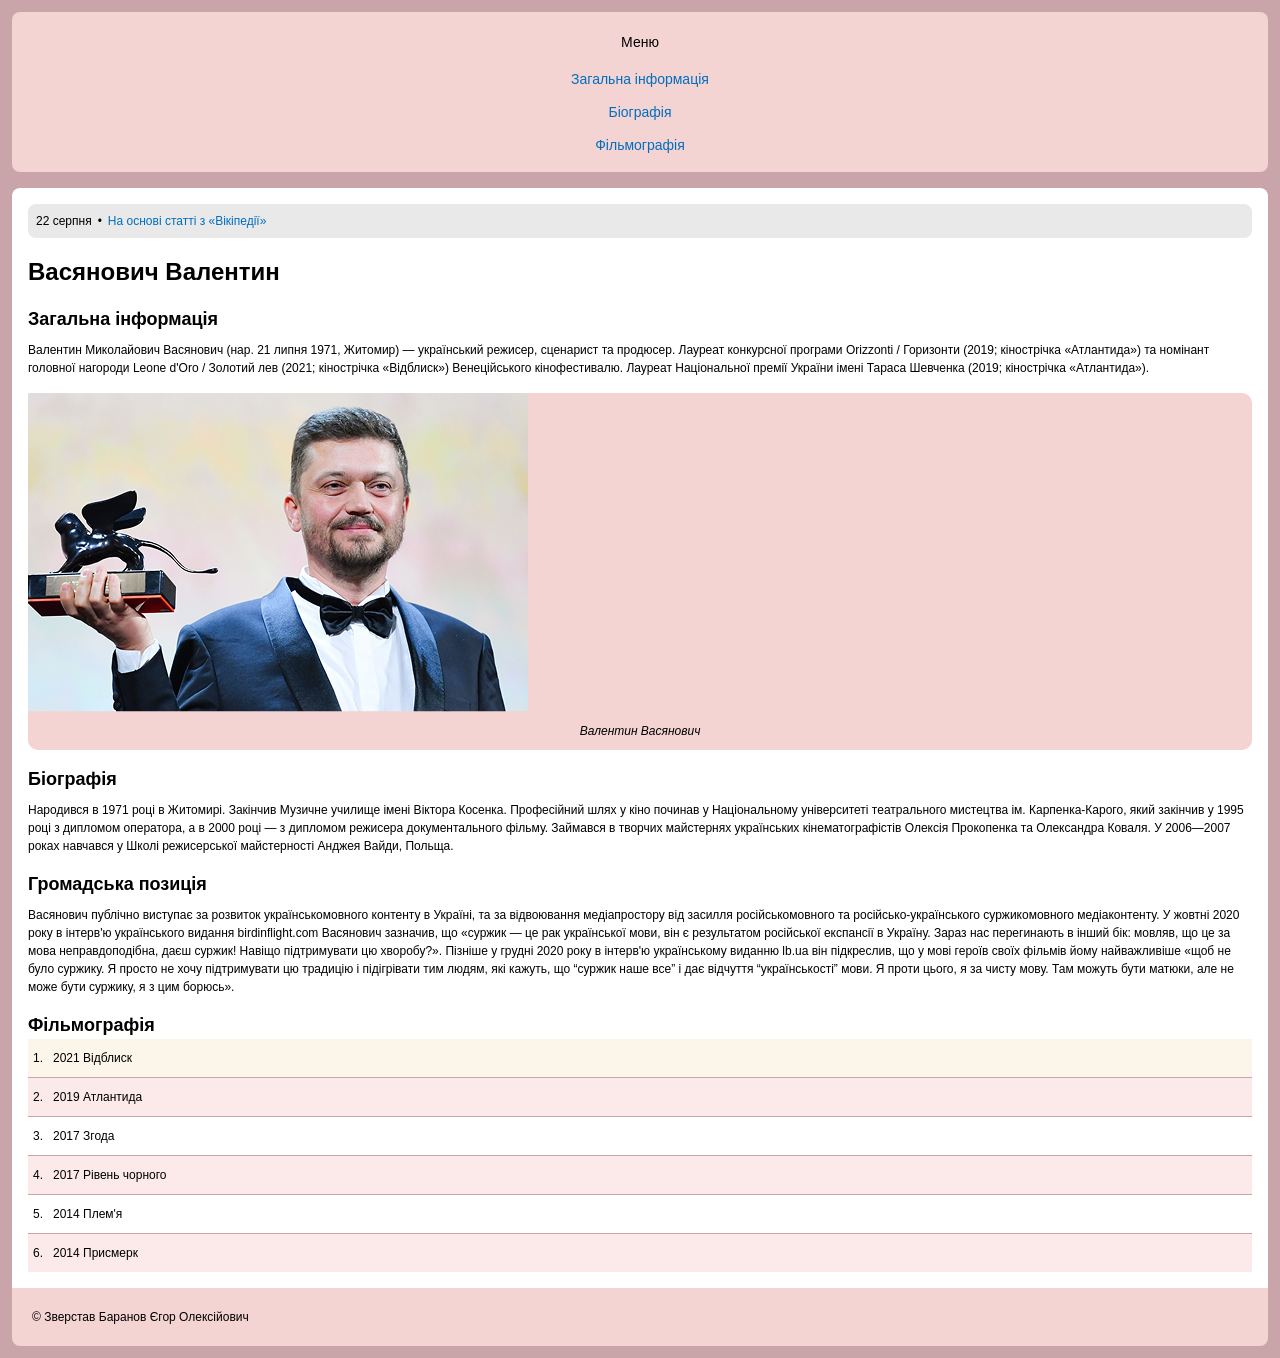
<file: less_11/index.html>
<!DOCTYPE html>
<html lang="en">
<head>
    <meta charset="UTF-8">
    <title>Васянович Валентин</title>
    <link type="text/css" rel="stylesheet" href="style/css.css">
    <meta name="viewport" content="width=device-width, initial-scale=1.0">
</head>
<body>
<div class="wrapper">
    <header>
        <nav>
            <span class="menu">Меню</span>
            <ul class="nav">
                <li><a href="#">Загальна інформація</a></li>
                <li><a href="#">Біографія</a></li>
                <li><a href="#">Фільмографія</a></li>
            </ul>
        </nav>
    </header>
    <main>
        <article class="date">
            <span>22 серпня</span>&bull;<span><a href="#">На основі статті з «Вікіпедії»</a></span>
        </article>
        <article class="main">
            <h1>Васянович Валентин</h1>
            <section class="info">
                <h2>Загальна інформація</h2>
                <p>Валентин Миколайович Васянович (нар. 21 липня 1971, Житомир) — український режисер, сценарист та продюсер. Лауреат конкурсної програми Orizzonti / Горизонти (2019; кінострічка «Атлантида») та номінант головної нагороди Leone d'Oro / Золотий лев (2021; кінострічка «Відблиск») Венеційського кінофестивалю. Лауреат Національної премії України імені Тараса Шевченка (2019; кінострічка «Атлантида»).</p>
            </section>
            <figure>
                <img src="img/IMAGE.png" alt="Валентин Васянович">
                <figcaption>Валентин Васянович</figcaption>
            </figure>
            <section class="info">
                <h2>Біографія</h2>
                <p>Народився в 1971 році в Житомирі. Закінчив Музичне училище імені Віктора Косенка. Професійний шлях у кіно починав у Національному університеті театрального мистецтва ім. Карпенка-Карого, який закінчив у 1995 році з дипломом оператора, а в 2000 році — з дипломом режисера документального фільму. Займався в творчих майстернях українських кінематографістів Олексія Прокопенка та Олександра Коваля. У 2006—2007 роках навчався у Школі режисерської майстерності Анджея Вайди, Польща.</p>
            </section>
            <section class="info">
                <h2>Громадська позиція</h2>
                <p>Васянович публічно виступає за розвиток українськомовного контенту в Україні, та за відвоювання медіапростору від засилля російськомовного та російсько-українського суржикомовного медіаконтенту. У жовтні 2020 року в інтерв'ю українського видання birdinflight.com Васянович зазначив, що «суржик — це рак української мови, він є результатом російської експансії в Україну. Зараз нас перегинають в інший бік: мовляв, що це за мова неправдоподібна, даєш суржик! Навіщо підтримувати цю хворобу?». Пізніше у грудні 2020 року в інтерв'ю українському виданню lb.ua він підкреслив, що у мові героїв своїх фільмів йому найважливіше «щоб не було суржику. Я просто не хочу підтримувати цю традицію і підігрівати тим людям, які кажуть, що “суржик наше все” і дає відчуття “українськості” мови. Я проти цього, я за чисту мову. Там можуть бути матюки, але не може бути суржику, я з цим борюсь».</p>
            </section>
            <section class="movie">
                <h2>Фільмографія</h2>
                <ol>
                    <li>2021 Відблиск</li>
                    <li>2019 Атлантида</li>
                    <li>2017 Згода</li>
                    <li>2017 Рівень чорного</li>
                    <li>2014 Плем'я</li>
                    <li>2014 Присмерк</li>
                </ol>
            </section>
        </article>
    </main>
    <footer>
        <span>&copy; Зверстав Баранов Єгор Олексійович</span>
    </footer>
</div>
</body>
</html>
</file>
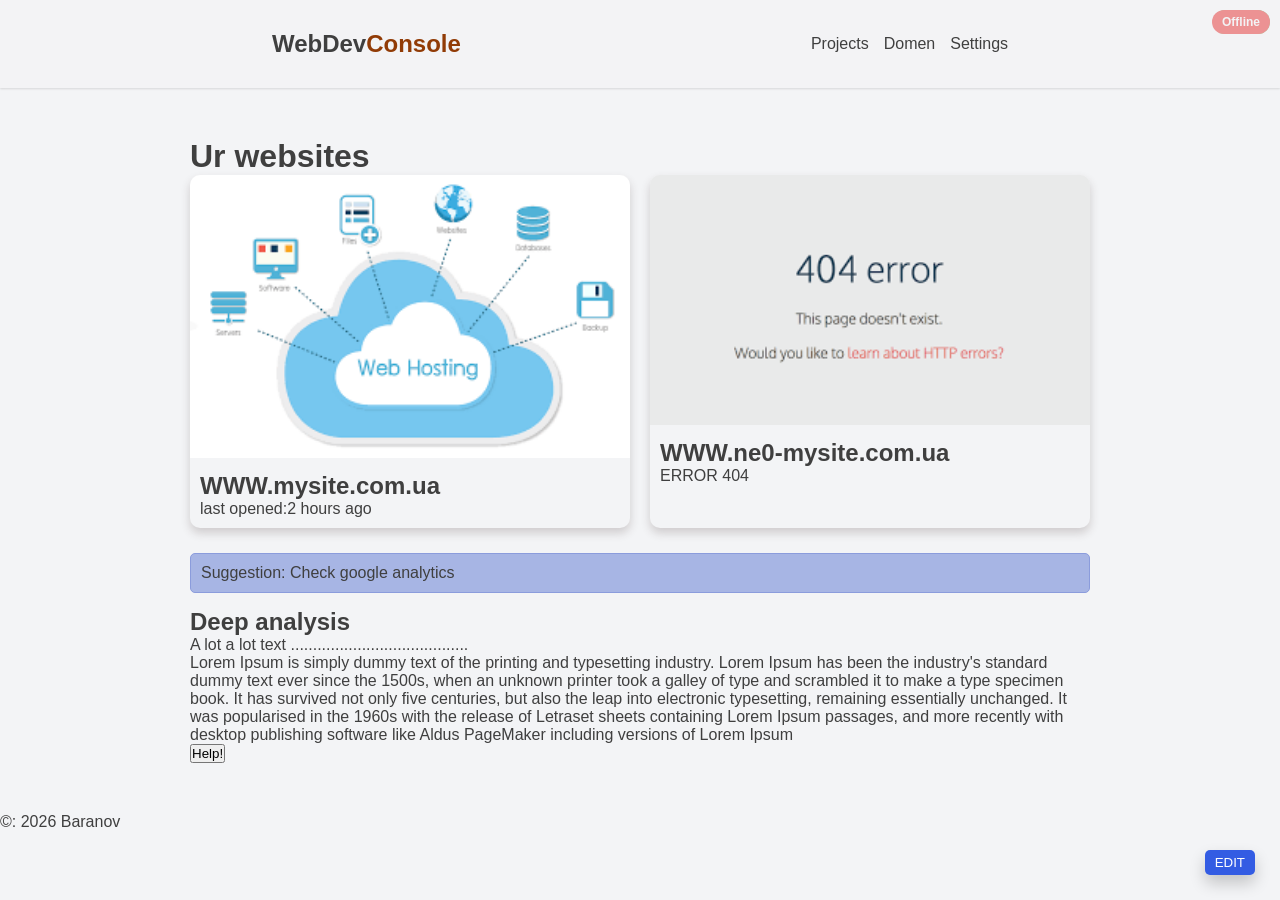
<file: less_12/index.html>
<!DOCTYPE html>
<html lang="en">
<head>
    <meta charset="UTF-8">
    <title>WEB Service AP</title>
    <link rel="stylesheet" type="text/css" href="style/css.css">
    <meta name="viewport" content="width=device-width, initial-scale=1.0">
</head>
<body>
<header>
    <div class="logo">WebDev<span>Console</span></div>
    <nav>
        <ul>
            <li><a href="#">Projects</a></li>
            <li><a href="#">Domen</a></li>
            <li><a href="#">Settings</a></li>
        </ul>
    </nav>
</header>
<div class="wrapper">
    <main>
        <h1>Ur websites</h1>
        <article class="card-grid">
            <section class="web-card">
                <div class="preview-box">
                    <img src="[data-uri]" alt="preview">
                    <span class="status online">Online</span>
                </div>
                <div class="card-info">
                    <h2>WWW.mysite.com.ua</h2>
                    <P>last opened:2 hours ago</P>
                    <button class="btn-edit">EDIT</button>
                </div>
            </section>
            <section class="web-card">
                <div class="preview-box">
                    <img src="[data-uri]" alt="preview">
                    <span class="status offline">Offline</span>
                </div>
                <div class="card-info">
                    <h2>WWW.ne0-mysite.com.ua</h2>
                    <P>ERROR 404</P>
                </div>
            </section>
        </article>
        <article class="info-alert">
            <p><span class="strong">Suggestion:</span> Check google analytics</p>
        </article>
        <article class="details">
            <h2>Deep analysis</h2>
            <p>A lot a lot text ........................................</p>
            <div class="scroll">
                <p>Lorem Ipsum is simply dummy text of the printing and typesetting industry. Lorem Ipsum has been the industry's standard dummy text ever since the 1500s, when an unknown printer took a galley of type and scrambled it to make a type specimen book. It has survived not only five centuries, but also the leap into electronic typesetting, remaining essentially unchanged. It was popularised in the 1960s with the release of Letraset sheets containing Lorem Ipsum passages, and more recently with desktop publishing software like Aldus PageMaker including versions of Lorem Ipsum</p>
            </div>

        </article>
    </main>
    <button class="btn-fixed"> Help! </button>
</div>
<footer>
    <p>&copy: 2026 Baranov</p>
</footer>
</body>
</html>
</file>
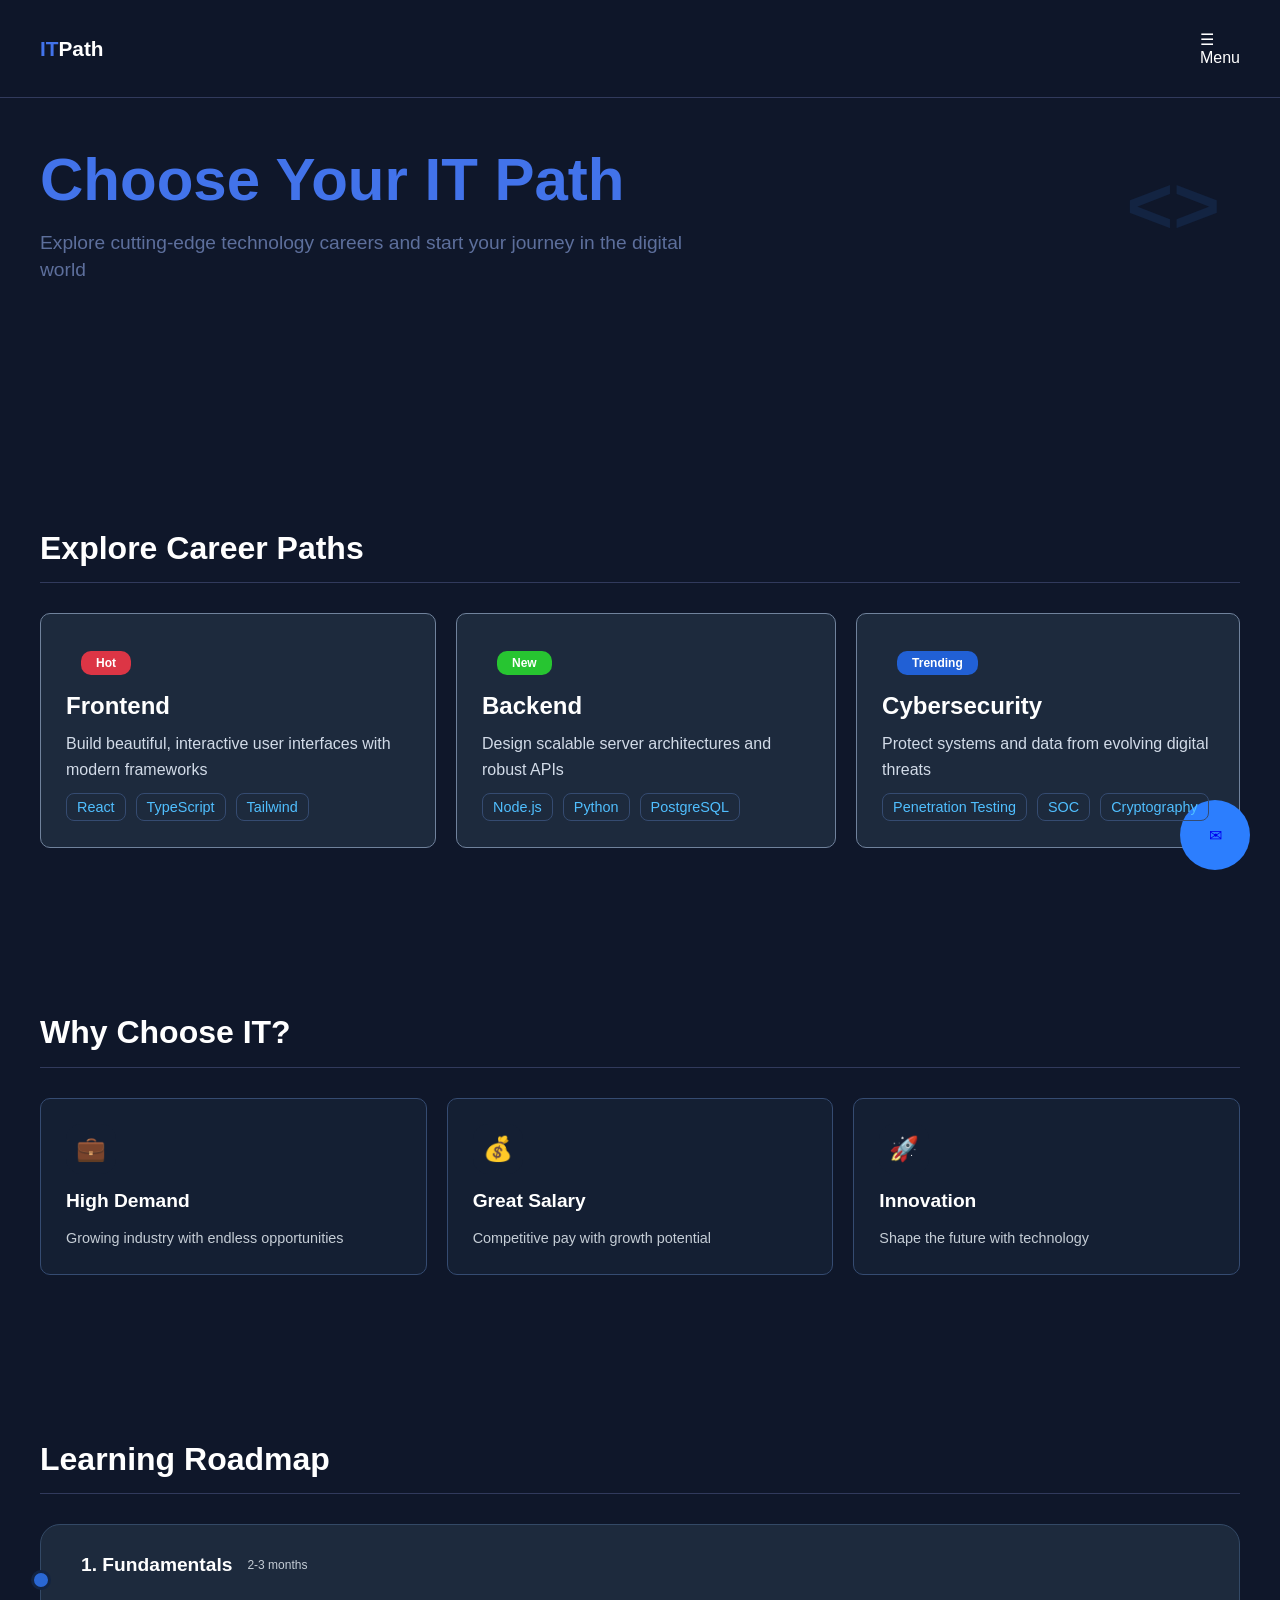
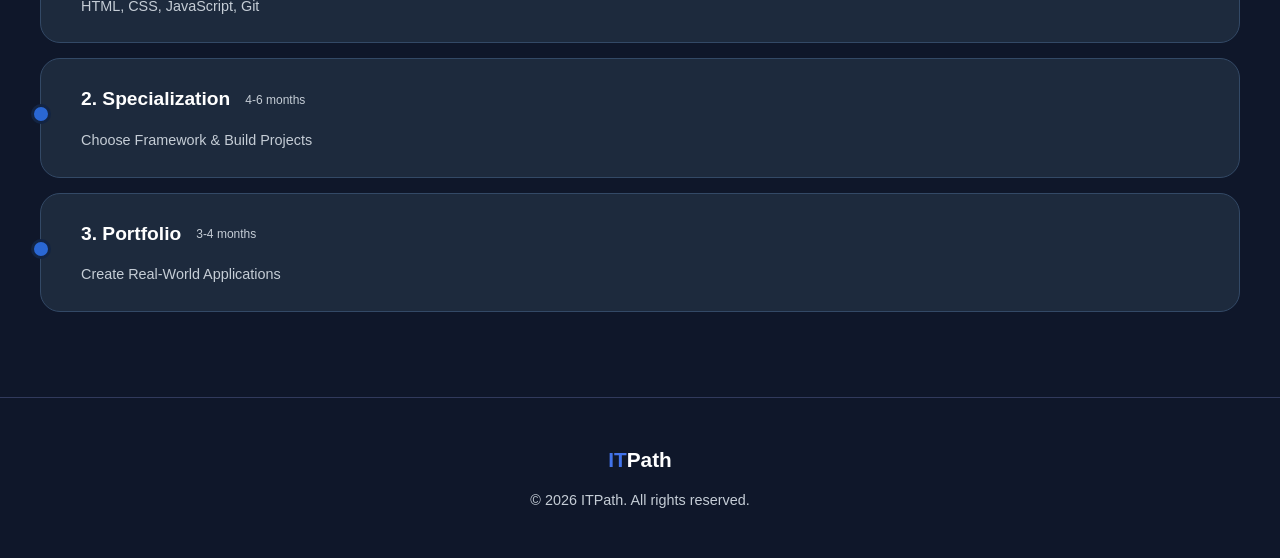
<file: lesson14/index.html>
<!DOCTYPE html>
<html lang="en">
<head>
    <meta charset="UTF-8">
    <title>ITPath</title>
    <link rel="stylesheet" href="style/style.css">
</head>
<body>
<header>
    <div class="wrapper header-content">
        <div class="logo"><span>IT</span>Path</div>
        <nav>
            <span class="menu">☰</span>
            <span>Menu</span>
        </nav>
    </div>
</header>
<main>
    <section class="hero-section">
        <div class="wrapper hero-content">
            <article class="hero-text">
                <h1>Choose Your IT Path
                </h1>
                <p>Explore cutting-edge technology careers and start your journey in the digital world</p>
            </article>
            <div class="code-icon">
                &lt;&gt;
            </div>
        </div>
    </section>
    <section class="career-section">
        <div class="wrapper">
            <h2 class="section-title">Explore Career Paths</h2>
            <div class="card-list">
                <article class="career-card">
                    <span class="badge badge-red">Hot</span>
                    <h3>Frontend</h3>
                    <p>Build beautiful, interactive user interfaces with modern frameworks</p>
                    <div class="tags">
                        <span>React</span>
                        <span>TypeScript</span>
                        <span>Tailwind</span>
                    </div>
                </article>
                <article class="career-card">
                    <span class="badge badge-green">New</span>
                    <h3>Backend</h3>
                    <p>Design scalable server architectures and robust APIs</p>
                    <div class="tags">
                        <span>Node.js</span>
                        <span>Python</span>
                        <span>PostgreSQL</span>
                    </div>
                </article>
                <article class="career-card">
                    <span class="badge badge-blue">Trending</span>
                    <h3>Cybersecurity</h3>
                    <p>Protect systems and data from evolving digital threats</p>
                    <div class="tags">
                        <span>Penetration Testing</span>
                        <span>SOC</span>
                        <span>Cryptography</span>
                    </div>
                </article>
            </div>
        </div>
    </section>
    <section class="benefits-section">
        <div class="wrapper">
            <h2 class="section-title">Why Choose IT?</h2>
            <div class="benefits-cards">
                <article class="benefit-card">
                    <div class="benefit-icon">💼</div>
                    <h3>High Demand</h3>
                    <p>Growing industry with endless opportunities</p>
                </article>
                <article class="benefit-card">
                    <div class="benefit-icon">💰</div>
                    <h3>Great Salary</h3>
                    <p>Competitive pay with growth potential</p>
                </article>
                <article class="benefit-card">
                    <div class="benefit-icon">🚀</div>
                    <h3>Innovation</h3>
                    <p>Shape the future with technology</p>
                </article>
            </div>
        </div>
    </section>
    <section class="roadmap-section">
        <div class="wrapper">
            <h2 class="section-title">Learning Roadmap</h2>
            <div class="roadmap-list">
                <article class="roadmap-card">
                    <span class="roadmap-circle"></span>
                    <div class="roadmap-content">
                        <div class="roadmap-head">
                            <h3>1. Fundamentals</h3>
                            <span>2-3 months</span>
                        </div>
                        <p>HTML, CSS, JavaScript, Git</p>
                    </div>
                </article>
                <article class="roadmap-card">
                    <span class="roadmap-circle"></span>
                    <div class="roadmap-content">
                        <div class="roadmap-head">
                            <h3>2. Specialization</h3>
                            <span>4-6 months</span>
                        </div>
                        <p>Choose Framework & Build Projects</p>
                    </div>
                </article>
                <article class="roadmap-card">
                    <span class="roadmap-circle"></span>
                    <div class="roadmap-content">
                        <div class="roadmap-head">
                            <h3>3. Portfolio</h3>
                            <span>3-4 months</span>
                        </div>
                        <p>Create Real-World Applications</p>
                    </div>
                </article>
            </div>
        </div>
    </section>
</main>
<footer>
    <div class="logo"><span>IT</span>Path</div>
    <p>&copy; 2026 ITPath. All rights reserved.</p>
</footer>
<a href="#" class="chat-button">✉</a>
</body>
</html>
</file>
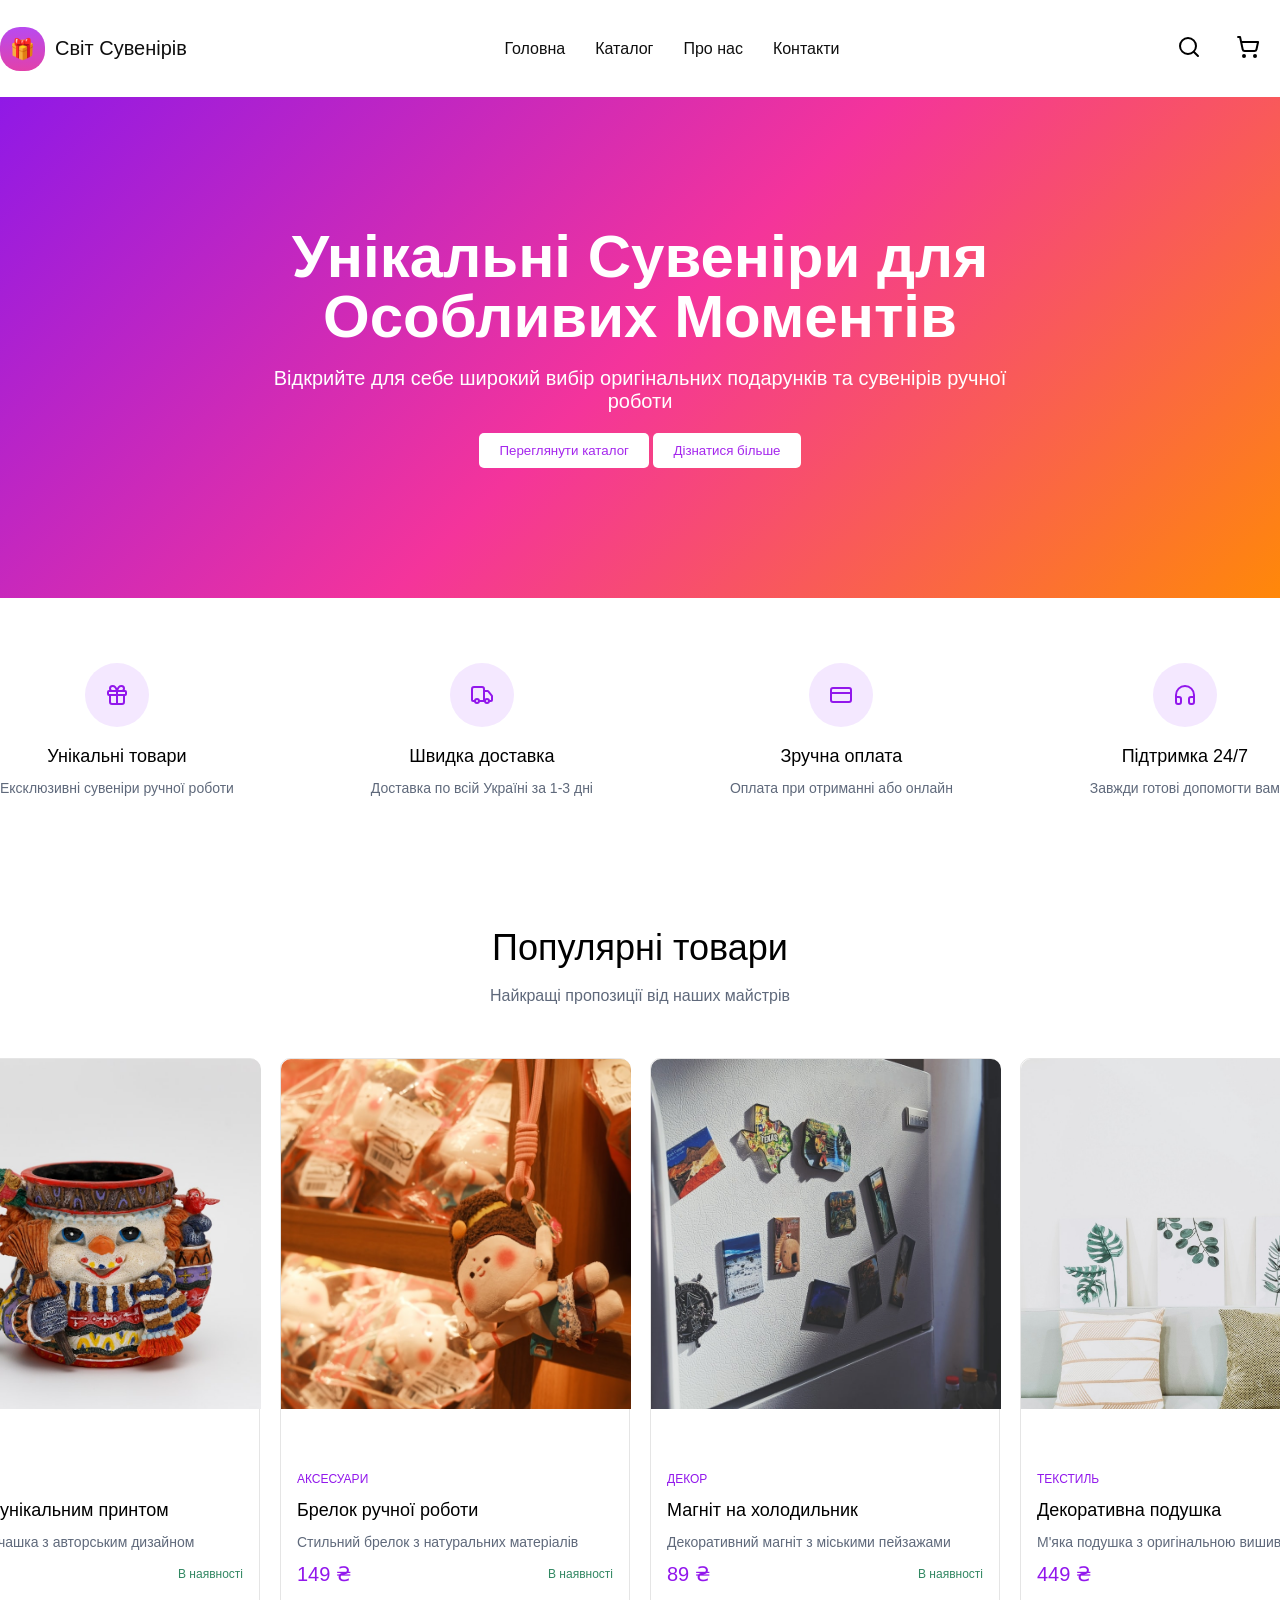
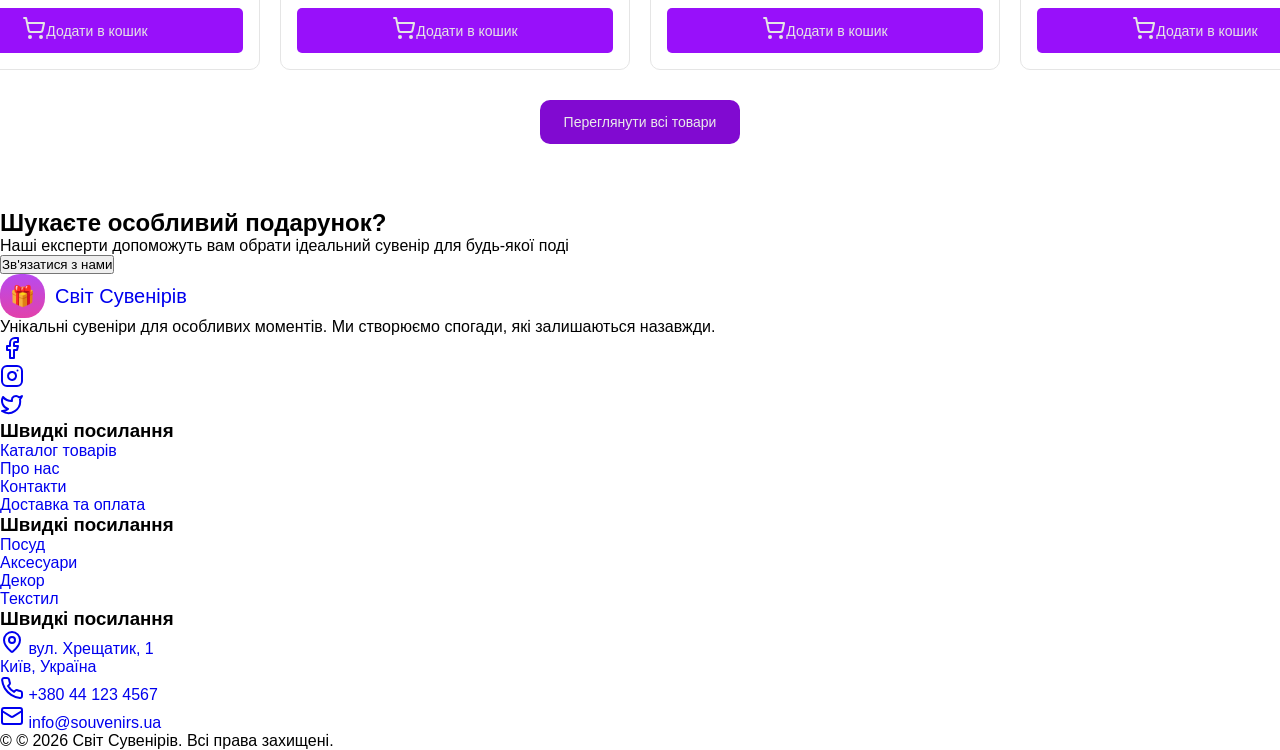
<file: practical-3/index.html>
<!DOCTYPE html>
<html lang="en">
<head>
    <link href="style/style.css" rel="stylesheet" type="text/css">
    <meta charset="UTF-8">
    <title>Title</title>
</head>
<body>
<header class="header">
    <div class="header-top wrapper">
        <div class="logo">
            <a href="#">
                <span class="logo-icon">🎁</span>
                <span class="logo-title">Світ Сувенірів</span>
            </a>
        </div>
        <nav>
            <ul>
                <li><a href="#">Головна</a></li>
                <li><a href="#">Каталог</a></li>
                <li><a href="#">Про нас</a></li>
                <li><a href="#">Контакти</a></li>
            </ul>
        </nav>
        <div class="header-top-btn">
            <button><svg xmlns="http://www.w3.org/2000/svg" width="24" height="24" viewBox="0 0 24 24" fill="none" stroke="currentColor" stroke-width="2" stroke-linecap="round" stroke-linejoin="round" class="lucide lucide-search h-5 w-5"><circle cx="11" cy="11" r="8"></circle><path d="m21 21-4.3-4.3"></path></svg></button>
            <button><svg xmlns="http://www.w3.org/2000/svg" width="24" height="24" viewBox="0 0 24 24" fill="none" stroke="currentColor" stroke-width="2" stroke-linecap="round" stroke-linejoin="round" class="lucide lucide-shopping-cart h-5 w-5"><circle cx="8" cy="21" r="1"></circle><circle cx="19" cy="21" r="1"></circle><path d="M2.05 2.05h2l2.66 12.42a2 2 0 0 0 2 1.58h9.78a2 2 0 0 0 1.95-1.57l1.65-7.43H5.12"></path></svg></button>
        </div>
    </div>
    <div class="header-bottom">
        <h1>Унікальні Сувеніри для Особливих Моментів</h1>
        <p>Відкрийте для себе широкий вибір оригінальних подарунків та сувенірів ручної роботи</p>
        <div class="header-bottom-btn">
            <button>Переглянути каталог</button>
            <button id="btn-hover">Дізнатися більше</button>
        </div>
    </div>
</header>
<main>
    <section class="advantages wrapper">
        <article>
            <span><svg xmlns="http://www.w3.org/2000/svg" width="24" height="24" viewBox="0 0 24 24" fill="none" stroke="currentColor" stroke-width="2" stroke-linecap="round" stroke-linejoin="round" class="lucide lucide-gift h-8 w-8 text-purple-600"><rect x="3" y="8" width="18" height="4" rx="1"></rect><path d="M12 8v13"></path><path d="M19 12v7a2 2 0 0 1-2 2H7a2 2 0 0 1-2-2v-7"></path><path d="M7.5 8a2.5 2.5 0 0 1 0-5A4.8 8 0 0 1 12 8a4.8 8 0 0 1 4.5-5 2.5 2.5 0 0 1 0 5"></path></span></svg>
            <h3>Унікальні товари</h3>
            <p>Ексклюзивні сувеніри ручної роботи</p>
        </article>
        <article>
            <span><svg xmlns="http://www.w3.org/2000/svg" width="24" height="24" viewBox="0 0 24 24" fill="none" stroke="currentColor" stroke-width="2" stroke-linecap="round" stroke-linejoin="round" class="lucide lucide-truck h-8 w-8 text-purple-600"><path d="M14 18V6a2 2 0 0 0-2-2H4a2 2 0 0 0-2 2v11a1 1 0 0 0 1 1h2"></path><path d="M15 18H9"></path><path d="M19 18h2a1 1 0 0 0 1-1v-3.65a1 1 0 0 0-.22-.624l-3.48-4.35A1 1 0 0 0 17.52 8H14"></path><circle cx="17" cy="18" r="2"></circle><circle cx="7" cy="18" r="2"></circle></span></svg>
            <h3>Швидка доставка</h3>
            <p>Доставка по всій Україні за 1-3 дні</p>
        </article>
        <article>
            <span><svg xmlns="http://www.w3.org/2000/svg" width="24" height="24" viewBox="0 0 24 24" fill="none" stroke="currentColor" stroke-width="2" stroke-linecap="round" stroke-linejoin="round" class="lucide lucide-credit-card h-8 w-8 text-purple-600"><rect width="20" height="14" x="2" y="5" rx="2"></rect><line x1="2" x2="22" y1="10" y2="10"></line></span></svg>
            <h3>Зручна оплата</h3>
            <p>Оплата при отриманні або онлайн</p>
        </article>
        <article>
            <span><svg xmlns="http://www.w3.org/2000/svg" width="24" height="24" viewBox="0 0 24 24" fill="none" stroke="currentColor" stroke-width="2" stroke-linecap="round" stroke-linejoin="round" class="lucide lucide-headphones h-8 w-8 text-purple-600"><path d="M3 14h3a2 2 0 0 1 2 2v3a2 2 0 0 1-2 2H5a2 2 0 0 1-2-2v-7a9 9 0 0 1 18 0v7a2 2 0 0 1-2 2h-1a2 2 0 0 1-2-2v-3a2 2 0 0 1 2-2h3"></path></span></svg>
            <h3>Підтримка 24/7</h3>
            <p>Завжди готові допомогти вам</p>
        </article>
    </section>
    <section class="catalog wrapper">
        <h2>Популярні товари</h2>
        <p>Найкращі пропозиції від наших майстрів</p>
        <div class="catalog-cards">
            <article class="card">
                <img src="images/catalog1.jfif" alt="">
                <div class="card-text">
                    <span class="label">Посуд</span>
                    <h3>Чашка з унікальним принтом</h3>
                    <p>Керамічна чашка з авторським дизайном</p>
                    <div class="price">
                        <span class="cost">299 ₴</span>
                        <span class="instock">В наявності</span>
                    </div>
                    <button class="card-btn">
                        <span><svg xmlns="http://www.w3.org/2000/svg" width="24" height="24" viewBox="0 0 24 24" fill="none" stroke="currentColor" stroke-width="2" stroke-linecap="round" stroke-linejoin="round" class="lucide lucide-shopping-cart mr-2 h-4 w-4"><circle cx="8" cy="21" r="1"></circle><circle cx="19" cy="21" r="1"></circle><path d="M2.05 2.05h2l2.66 12.42a2 2 0 0 0 2 1.58h9.78a2 2 0 0 0 1.95-1.57l1.65-7.43H5.12"></path></svg></span>
                        <span>Додати в кошик</span>
                    </button>
                </div>
            </article>
            <article class="card">
                <img src="images/catalog2.jfif">
                <div class="card-text">
                    <span class="label">Аксесуари</span>
                    <h3>Брелок ручної роботи</h3>
                    <p>Стильний брелок з натуральних матеріалів</p>
                    <div class="price">
                        <span class="cost">149 ₴</span>
                        <span class="instock">В наявності</span>
                    </div>
                    <button class="card-btn">
                        <span><svg xmlns="http://www.w3.org/2000/svg" width="24" height="24" viewBox="0 0 24 24" fill="none" stroke="currentColor" stroke-width="2" stroke-linecap="round" stroke-linejoin="round" class="lucide lucide-shopping-cart mr-2 h-4 w-4"><circle cx="8" cy="21" r="1"></circle><circle cx="19" cy="21" r="1"></circle><path d="M2.05 2.05h2l2.66 12.42a2 2 0 0 0 2 1.58h9.78a2 2 0 0 0 1.95-1.57l1.65-7.43H5.12"></path></svg></span>
                        <span>Додати в кошик</span>
                    </button>
                </div>
            </article>
            <article class="card">
                <img src="images/catalog3.jfif">
                <div class="card-text">
                    <span class="label">Декор</span>
                    <h3>Магніт на холодильник</h3>
                    <p>Декоративний магніт з міськими пейзажами</p>
                    <div class="price">
                        <span class="cost">89 ₴</span>
                        <span class="instock">В наявності</span>
                    </div>
                    <button class="card-btn">
                        <span><svg xmlns="http://www.w3.org/2000/svg" width="24" height="24" viewBox="0 0 24 24" fill="none" stroke="currentColor" stroke-width="2" stroke-linecap="round" stroke-linejoin="round" class="lucide lucide-shopping-cart mr-2 h-4 w-4"><circle cx="8" cy="21" r="1"></circle><circle cx="19" cy="21" r="1"></circle><path d="M2.05 2.05h2l2.66 12.42a2 2 0 0 0 2 1.58h9.78a2 2 0 0 0 1.95-1.57l1.65-7.43H5.12"></path></svg></span>
                        <span>Додати в кошик</span>
                    </button>
                </div>
            </article>
            <article class="card">
                <img src="images/catalog4.jfif">
                <div class="card-text">
                    <span class="label">Текстиль</span>
                    <h3>Декоративна подушка</h3>
                    <p>М'яка подушка з оригінальною вишивкою</p>
                    <div class="price">
                        <span class="cost">449 ₴</span>
                        <span class="instock">В наявності</span>
                    </div>
                    <button class="card-btn">
                        <span><svg xmlns="http://www.w3.org/2000/svg" width="24" height="24" viewBox="0 0 24 24" fill="none" stroke="currentColor" stroke-width="2" stroke-linecap="round" stroke-linejoin="round" class="lucide lucide-shopping-cart mr-2 h-4 w-4"><circle cx="8" cy="21" r="1"></circle><circle cx="19" cy="21" r="1"></circle><path d="M2.05 2.05h2l2.66 12.42a2 2 0 0 0 2 1.58h9.78a2 2 0 0 0 1.95-1.57l1.65-7.43H5.12"></path></svg></span>
                        <span>Додати в кошик</span>
                    </button>
                </div>
            </article>
        </div>
        <button>Переглянути всі товари</button>
    </section>
    <section class="send">
        <h2>Шукаєте особливий подарунок?</h2>
        <p>Наші експерти допоможуть вам обрати ідеальний сувенір для будь-якої поді</p>
        <button>Зв'язатися з нами</button>
    </section>
</main>
<footer>
    <div class="footer-top">
        <article class="column">
            <div class="logo">
                <a href="#">
                    <span class="logo-icon">🎁</span>
                    <span class="logo-title">Світ Сувенірів</span>
                </a>
            </div>
            <p>Унікальні сувеніри для особливих моментів. Ми створюємо спогади, які залишаються назавжди.</p>
            <div class="footer-social">
                <ul>
                    <li><a href="#"><svg xmlns="http://www.w3.org/2000/svg" width="24" height="24" viewBox="0 0 24 24" fill="none" stroke="currentColor" stroke-width="2" stroke-linecap="round" stroke-linejoin="round" class="lucide lucide-facebook h-5 w-5"><path d="M18 2h-3a5 5 0 0 0-5 5v3H7v4h3v8h4v-8h3l1-4h-4V7a1 1 0 0 1 1-1h3z"></path></svg></a></li>
                    <li><a href="#"><svg xmlns="http://www.w3.org/2000/svg" width="24" height="24" viewBox="0 0 24 24" fill="none" stroke="currentColor" stroke-width="2" stroke-linecap="round" stroke-linejoin="round" class="lucide lucide-instagram h-5 w-5"><rect width="20" height="20" x="2" y="2" rx="5" ry="5"></rect><path d="M16 11.37A4 4 0 1 1 12.63 8 4 4 0 0 1 16 11.37z"></path><line x1="17.5" x2="17.51" y1="6.5" y2="6.5"></line></svg></a></li>
                    <li><a href="#"><svg xmlns="http://www.w3.org/2000/svg" width="24" height="24" viewBox="0 0 24 24" fill="none" stroke="currentColor" stroke-width="2" stroke-linecap="round" stroke-linejoin="round" class="lucide lucide-twitter h-5 w-5"><path d="M22 4s-.7 2.1-2 3.4c1.6 10-9.4 17.3-18 11.6 2.2.1 4.4-.6 6-2C3 15.5.5 9.6 3 5c2.2 2.6 5.6 4.1 9 4-.9-4.2 4-6.6 7-3.8 1.1 0 3-1.2 3-1.2z"></path></svg></a></li>
                </ul>
            </div>
        </article>
        <article class="column">
            <h3>Швидкі посилання</h3>
            <ul>
                <li><a href="#">Каталог товарів</a></li>
                <li><a href="#">Про нас</a></li>
                <li><a href="#">Контакти</a></li>
                <li><a href="#">Доставка та оплата</a></li>
            </ul>
        </article>
        <article class="column">
            <h3>Швидкі посилання</h3>
            <ul>
                <li><a href="#">Посуд</a></li>
                <li><a href="#">Аксесуари</a></li>
                <li><a href="#">Декор</a></li>
                <li><a href="#">Текстил</a></li>
            </ul>
        </article>
        <article class="column">
            <h3>Швидкі посилання</h3>
            <ul>
                <li><a href="#">
                    <span><svg xmlns="http://www.w3.org/2000/svg" width="24" height="24" viewBox="0 0 24 24" fill="none" stroke="currentColor" stroke-width="2" stroke-linecap="round" stroke-linejoin="round" class="lucide lucide-map-pin h-5 w-5 flex-shrink-0 mt-0.5"><path d="M20 10c0 4.993-5.539 10.193-7.399 11.799a1 1 0 0 1-1.202 0C9.539 20.193 4 14.993 4 10a8 8 0 0 1 16 0"></path><circle cx="12" cy="10" r="3"></circle></svg></span>
                    <span>вул. Хрещатик, 1<br> Київ, Україна </span>
                </a></li>
                <li><a href="tel:+380 44 123 4567">
                    <span><svg xmlns="http://www.w3.org/2000/svg" width="24" height="24" viewBox="0 0 24 24" fill="none" stroke="currentColor" stroke-width="2" stroke-linecap="round" stroke-linejoin="round" class="lucide lucide-phone h-5 w-5 flex-shrink-0"><path d="M22 16.92v3a2 2 0 0 1-2.18 2 19.79 19.79 0 0 1-8.63-3.07 19.5 19.5 0 0 1-6-6 19.79 19.79 0 0 1-3.07-8.67A2 2 0 0 1 4.11 2h3a2 2 0 0 1 2 1.72 12.84 12.84 0 0 0 .7 2.81 2 2 0 0 1-.45 2.11L8.09 9.91a16 16 0 0 0 6 6l1.27-1.27a2 2 0 0 1 2.11-.45 12.84 12.84 0 0 0 2.81.7A2 2 0 0 1 22 16.92z"></path></svg></span>
                    <span>+380 44 123 4567</span>
                </a></li>
                <li><a href="mailto:info@souvenirs.ua">
                    <span><svg xmlns="http://www.w3.org/2000/svg" width="24" height="24" viewBox="0 0 24 24" fill="none" stroke="currentColor" stroke-width="2" stroke-linecap="round" stroke-linejoin="round" class="lucide lucide-mail h-5 w-5 flex-shrink-0"><rect width="20" height="16" x="2" y="4" rx="2"></rect><path d="m22 7-8.97 5.7a1.94 1.94 0 0 1-2.06 0L2 7"></path></svg></span>
                    <span>info@souvenirs.ua</span>
                </a></li>

            </ul>
        </article>
    </div>
    <div class="footer-bottom">
        <p>&copy; © 2026 Світ Сувенірів. Всі права захищені.</p>
    </div>
</footer>
</body>
</html>
</file>
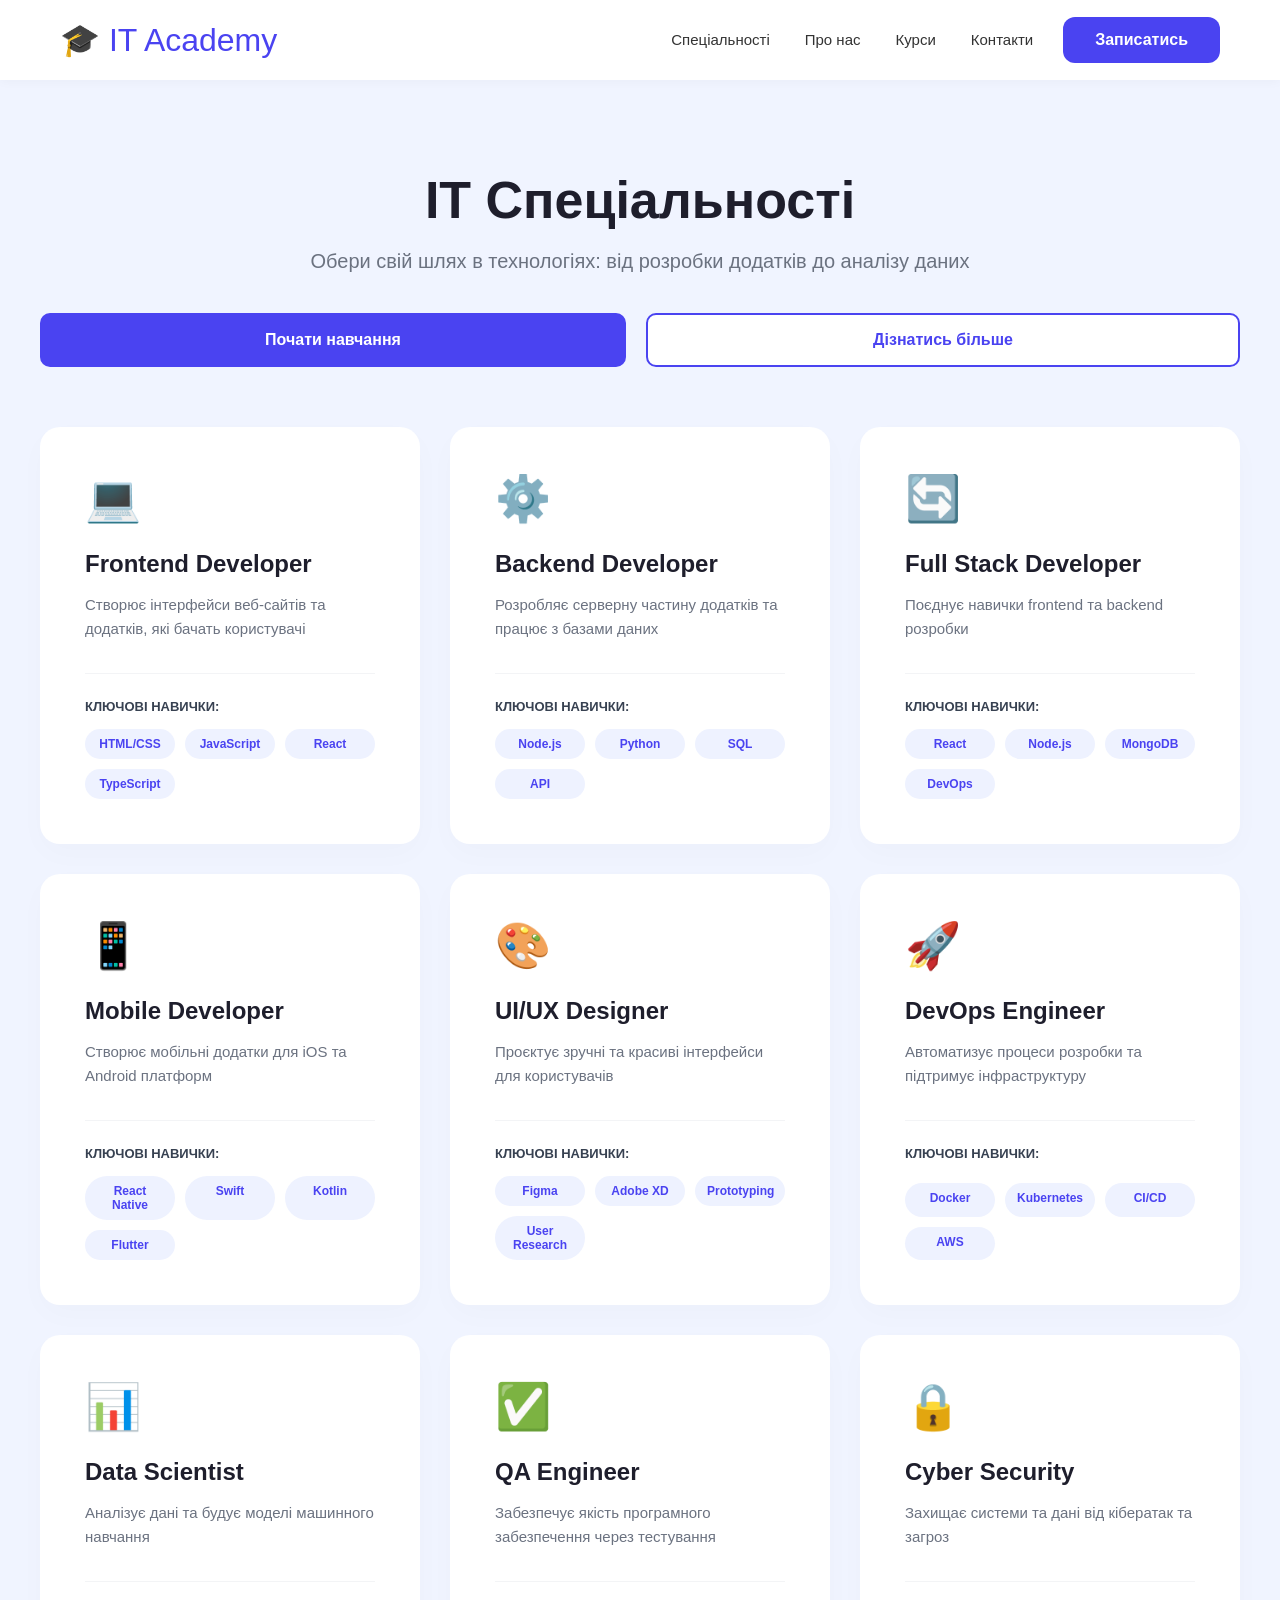
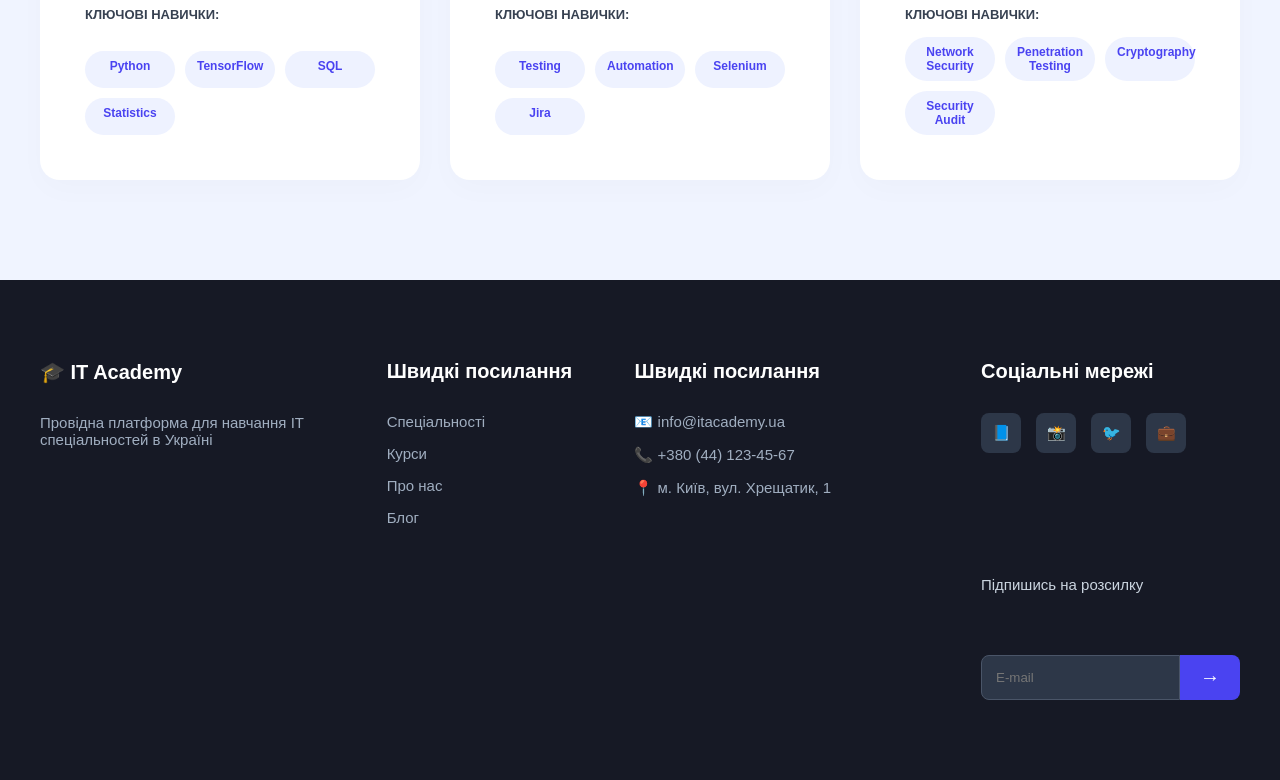
<file: practical-4/index.html>
<!DOCTYPE html>
<html lang="en">
<head>
    <meta charset="UTF-8">
    <title>GRiddy</title>
    <link rel="stylesheet" href="css/style.css">
</head>
<body>
<header class="header">
    <div class="header-grid">
        <div class="logo">
            <span>🎓 IT Academy</span>
        </div>
    </div>
    <nav>
        <ul>
            <li><a href="*">Спеціальності</a></li>
            <li><a href="*">Про нас</a></li>
            <li><a href="*">Курси</a></li>
            <li><a href="*">Контакти</a></li>
        </ul>
    </nav>
    <button class="header-btn">Записатись</button>
</header>
<main>
    <section class="start-studying">
        <div class="wrapper start-studying-grid">
            <h1>ІТ Спеціальності</h1>
            <p>Обери свій шлях в технологіях: від розробки додатків до аналізу даних</p>
            <div class="start-studying-btn">
                <button class="btn btn-start">Почати навчання</button>
                <button class="btn btn-more">Дізнатись більше</button>
            </div>
        </div>
    </section>
    <section class="cards-section">
        <div class="wrapper">
            <div class="cards-grid">
                <article class="card">
                    <div class="card-icon">💻</div>
                    <h2>Frontend Developer</h2>
                    <p>Створює інтерфейси веб-сайтів та додатків, які бачать користувачі</p>
                    <div class="skills">
                        <span>Ключові навички:</span>
                        <ul class="tags">
                            <li>HTML/CSS</li>
                            <li>JavaScript</li>
                            <li>React</li>
                            <li>TypeScript</li>
                        </ul>
                    </div>

                </article>
                <article class="card">
                    <div class="card-icon">⚙️</div>
                    <h2>Backend Developer</h2>
                    <p>Розробляє серверну частину додатків та працює з базами даних</p>
                    <div class="skills">
                        <span>Ключові навички:</span>
                        <ul class="tags">
                            <li>Node.js</li>
                            <li>Python</li>
                            <li>SQL</li>
                            <li>API</li>
                        </ul>
                    </div>

                </article>
                <article class="card">
                    <div class="card-icon">🔄</div>
                    <h2>Full Stack Developer</h2>
                    <p>Поєднує навички frontend та backend розробки</p>
                    <div class="skills">
                        <span>Ключові навички:</span>
                        <ul class="tags">
                            <li>React</li>
                            <li>Node.js</li>
                            <li>MongoDB</li>
                            <li>DevOps</li>
                        </ul>
                    </div>

                </article>
                <article class="card">
                    <div class="card-icon">📱</div>
                    <h2>Mobile Developer</h2>
                    <p>Створює мобільні додатки для iOS та Android платформ</p>
                    <div class="skills">
                        <span>Ключові навички:</span>
                        <ul class="tags">
                            <li>React Native</li>
                            <li>Swift</li>
                            <li>Kotlin</li>
                            <li>Flutter</li>
                        </ul>
                    </div>

                </article>
                <article class="card">
                    <div class="card-icon">🎨</div>
                    <h2>UI/UX Designer</h2>
                    <p>Проєктує зручні та красиві інтерфейси для користувачів</p>
                    <div class="skills">
                        <span>Ключові навички:</span>
                        <ul class="tags">
                            <li>Figma</li>
                            <li>Adobe XD</li>
                            <li>Prototyping</li>
                            <li>User Research</li>
                        </ul>
                    </div>

                </article>
                <article class="card">
                    <div class="card-icon">🚀</div>
                    <h2>DevOps Engineer</h2>
                    <p>Автоматизує процеси розробки та підтримує інфраструктуру</p>
                    <div class="skills">
                        <span>Ключові навички:</span>
                        <ul class="tags">
                            <li>Docker</li>
                            <li>Kubernetes</li>
                            <li>CI/CD</li>
                            <li>AWS</li>
                        </ul>
                    </div>

                </article>
                <article class="card">
                    <div class="card-icon">📊</div>
                    <h2>Data Scientist</h2>
                    <p>Аналізує дані та будує моделі машинного навчання</p>
                    <div class="skills">
                        <span>Ключові навички:</span>
                        <ul class="tags">
                            <li>Python</li>
                            <li>TensorFlow</li>
                            <li>SQL</li>
                            <li>Statistics</li>
                        </ul>
                    </div>

                </article>
                <article class="card">
                    <div class="card-icon">✅</div>
                    <h2>QA Engineer</h2>
                    <p>Забезпечує якість програмного забезпечення через тестування</p>
                    <div class="skills">
                        <span>Ключові навички:</span>
                        <ul class="tags">
                            <li>Testing</li>
                            <li>Automation</li>
                            <li>Selenium</li>
                            <li>Jira</li>
                        </ul>
                    </div>

                </article>
                <article class="card">
                    <div class="card-icon">🔒</div>
                    <h2>Cyber Security</h2>
                    <p>Захищає системи та дані від кібератак та загроз</p>
                    <div class="skills">
                        <span>Ключові навички:</span>
                        <ul class="tags">
                            <li>Network Security</li>
                            <li>Penetration Testing</li>
                            <li>Cryptography</li>
                            <li>Security Audit</li>
                        </ul>
                    </div>

                </article>
            </div>
        </div>
    </section>
</main>

<footer class="footer">
    <div class="wrapper footer-grid">
        <div class="footer-column">
            <h3><span>🎓</span> IT Academy</h3>
            <p>Провідна платформа для навчання ІТ спеціальностей в Україні</p>
        </div>
        <div class="footer-column">
            <h3>Швидкі посилання</h3>
            <ul>
                <li><a href="*">Спеціальності</a></li>
                <li><a href="*">Курси</a></li>
                <li><a href="*">Про нас</a></li>
                <li><a href="*">Блог</a></li>
            </ul>
        </div>
        <div class="footer-column">
            <h3>Швидкі посилання</h3>
            <ul>
                <li><a href="*">📧 info@itacademy.ua</a></li>
                <li><a href="*">📞 +380 (44) 123-45-67</a></li>
                <li><a href="*">📍 м. Київ, вул. Хрещатик, 1</a></li>
            </ul>
        </div>
        <div class="footer-column">
            <h3>Соціальні мережі</h3>
            <ul class="social">
                <li><a href="*">📘</a></li>
                <li><a href="*">📸</a></li>
                <li><a href="*">🐦</a></li>
                <li><a href="*">💼</a></li>
            </ul>
        </div>
        <p class="subscription-title">Підпишись на розсилку</p>
        <div class="subscribe-grid">
            <input type="Email" placeholder="E-mail">
            <button>→</button>
        </div>
    </div>
</footer>
</body>
</html>
</file>
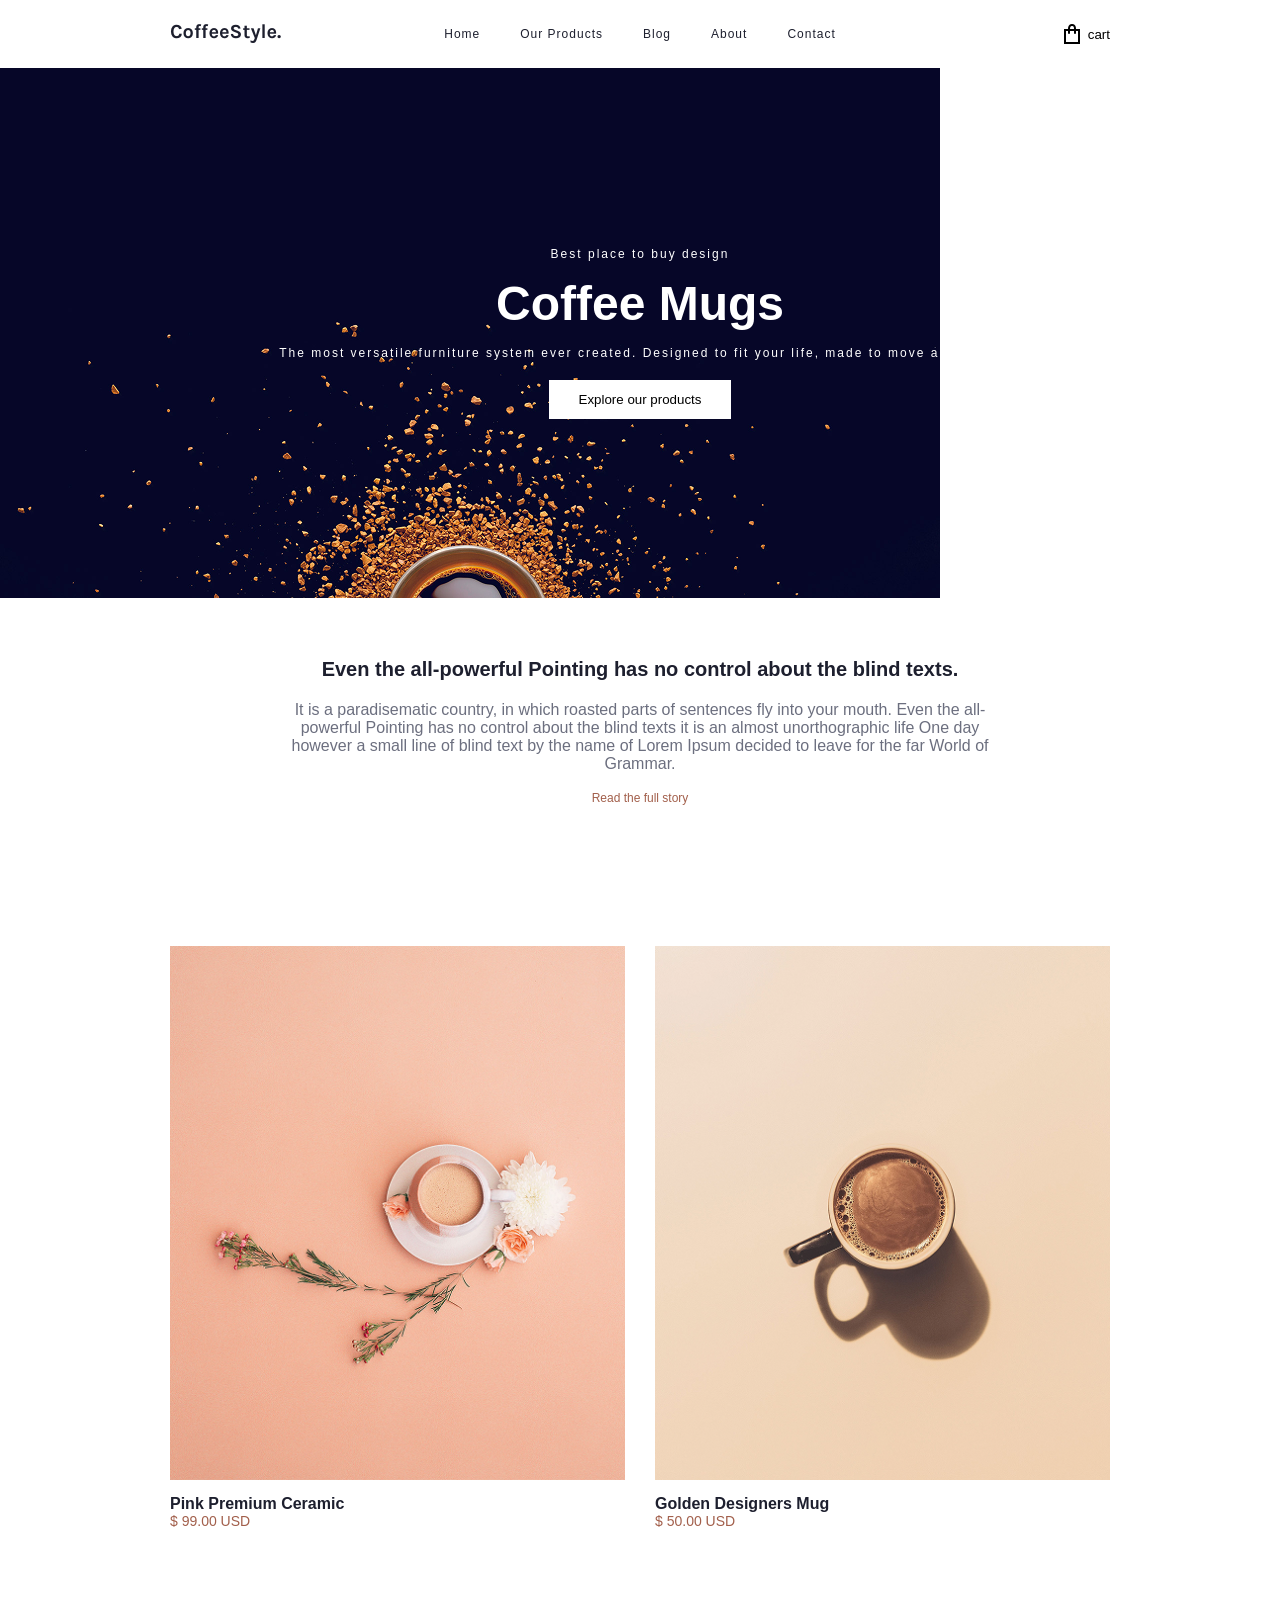
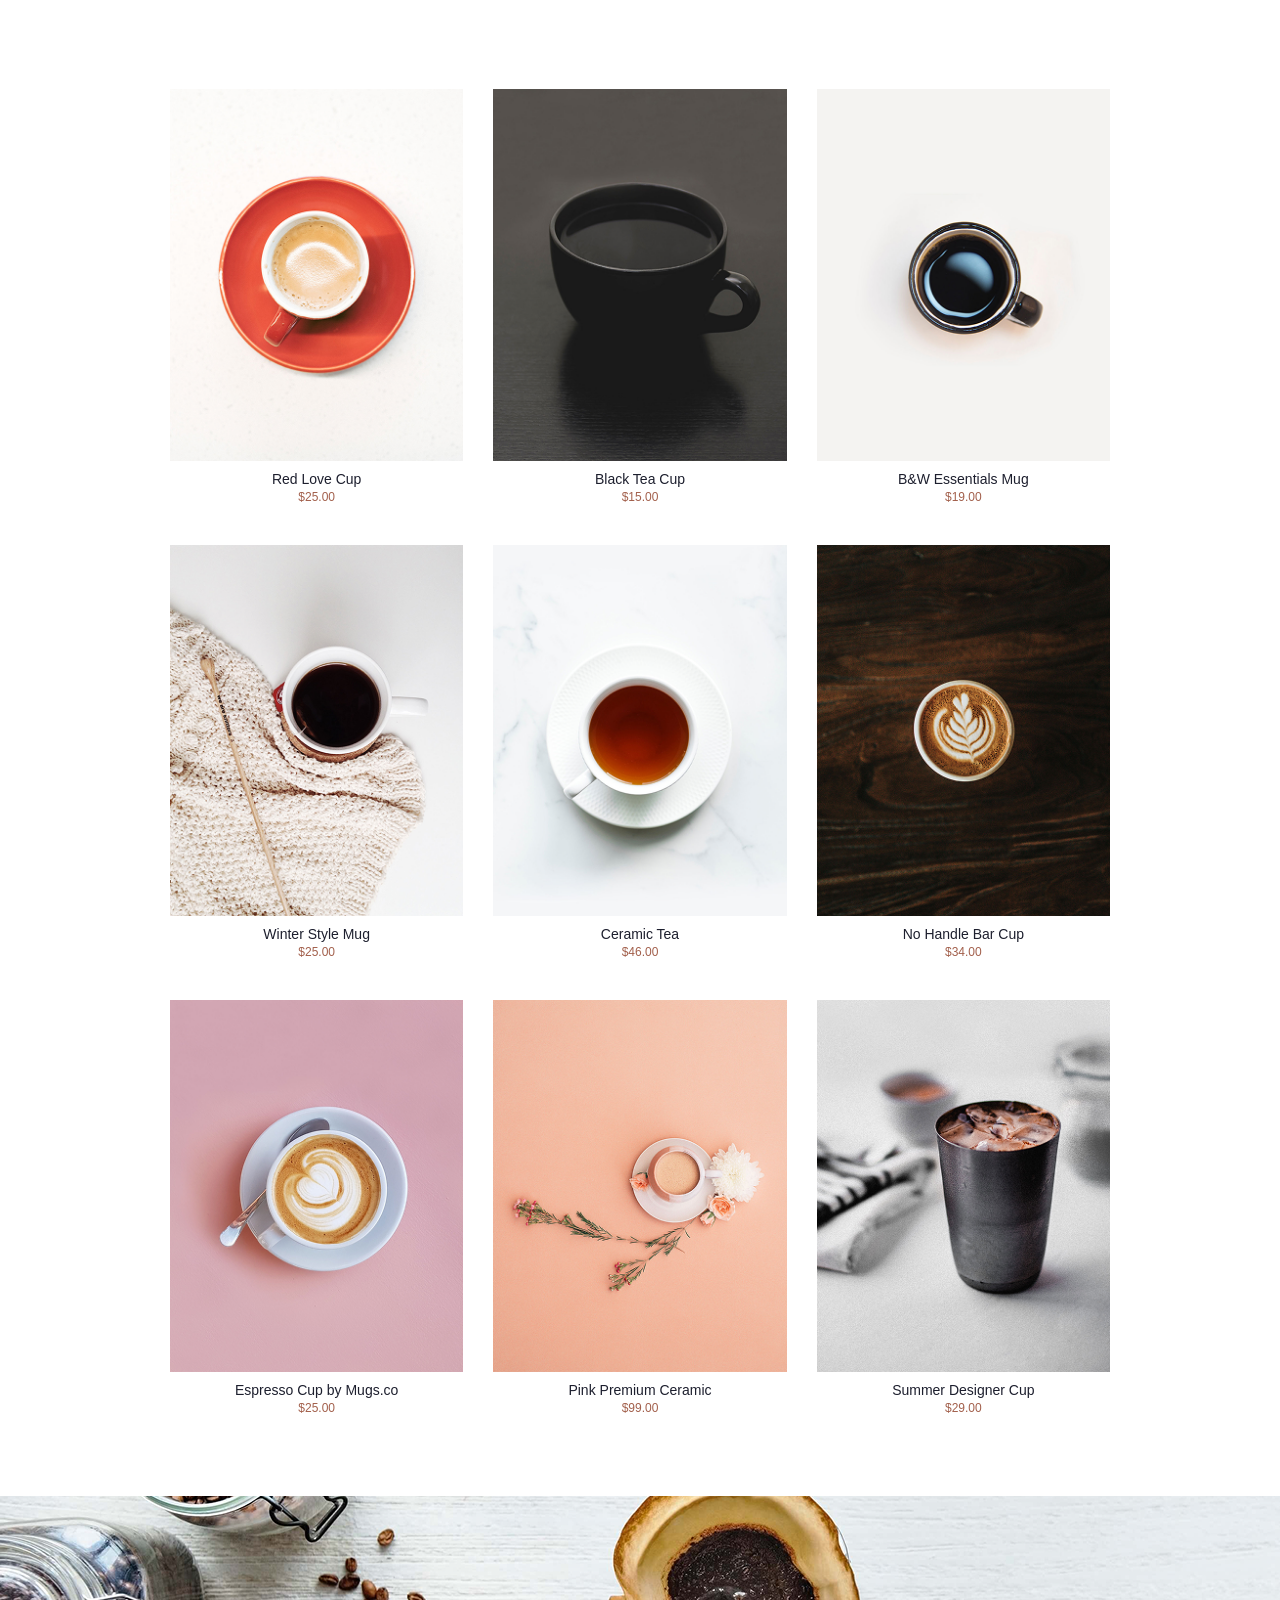
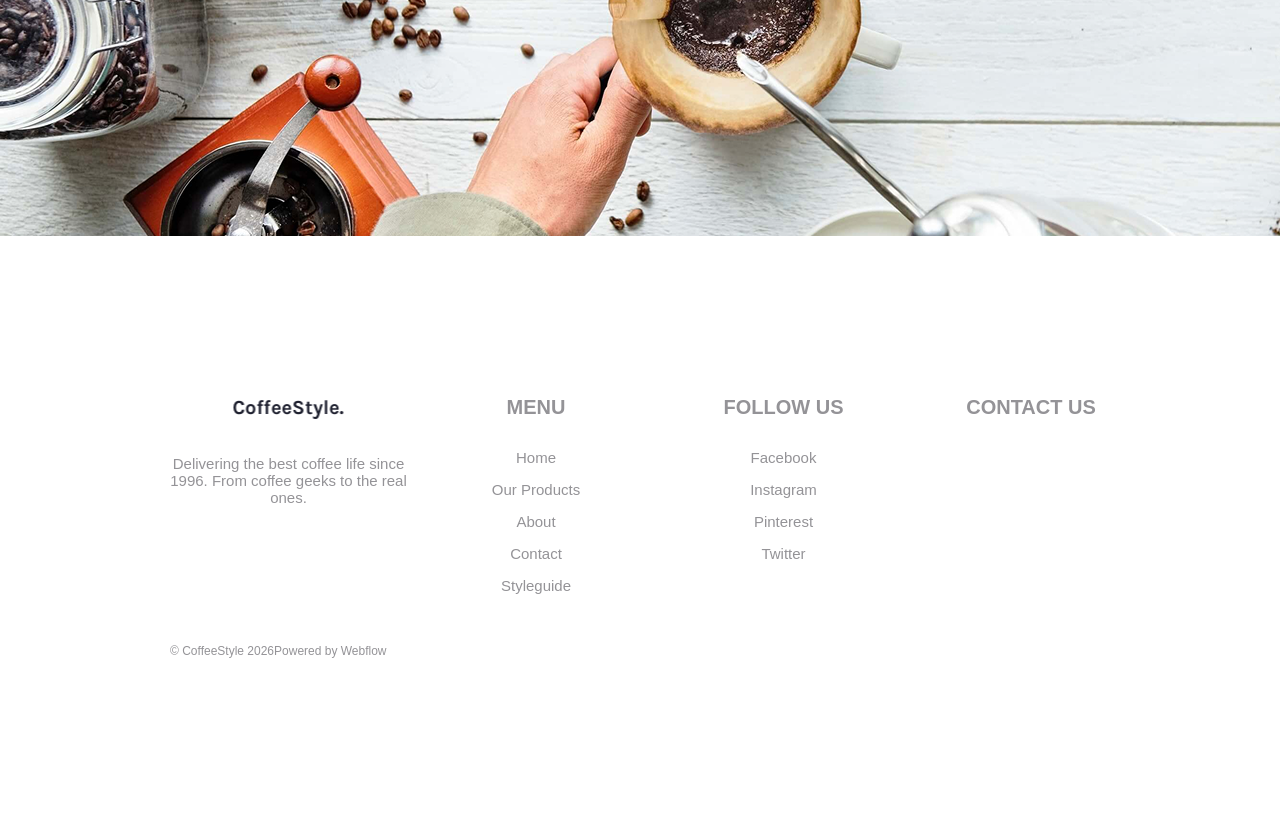
<file: Zalikova/index.html>
<!DOCTYPE html>
<html lang="en">
<head>
  <meta charset="UTF-8">
  <title>CoffeeStyle</title>
  <link rel="stylesheet" href="css/style.css">
</head>
<body>

<header class="header">
  <div class="logo"><svg width="112" height="24" viewBox="0 0 112 24" fill="none" xmlns="http://www.w3.org/2000/svg" xmlns:xlink="http://www.w3.org/1999/xlink">
      <path d="M0 0H112V24H0V0Z" fill="url(#pattern0_1_6)"/>
      <defs>
          <pattern id="pattern0_1_6" patternContentUnits="objectBoundingBox" width="1" height="1">
              <use xlink:href="#image0_1_6" transform="scale(0.00446429 0.0208333)"/>
          </pattern>
          <image id="image0_1_6" width="224" height="48" preserveAspectRatio="none" xlink:href="[data-uri]"/>
      </defs>
  </svg>
  </div>
  <nav class="nav">
    <a href="#">Home</a>
    <a href="#">Our Products</a>
    <a href="#">Blog</a>
    <a href="#">About</a>
    <a href="#">Contact</a>
  </nav>
    <button><svg width="16" height="20" viewBox="0 0 16 20" fill="none" xmlns="http://www.w3.org/2000/svg" xmlns:xlink="http://www.w3.org/1999/xlink">
        <path d="M0 0H16V20H0V0Z" fill="url(#pattern0_1_34)"/>
        <defs>
            <pattern id="pattern0_1_34" patternContentUnits="objectBoundingBox" width="1" height="1">
                <use xlink:href="#image0_1_34" transform="scale(0.03125 0.025)"/>
            </pattern>
            <image id="image0_1_34" width="32" height="40" preserveAspectRatio="none" xlink:href="[data-uri]"/>
        </defs>
    </svg>
        cart
    </button>
</header>

<section class="hero">
  <div class="hero-content">
    <p>Best place to buy design</p>
    <h1>Coffee Mugs</h1>
      <p>The most versatile furniture system ever created. Designed to fit your life, made to move and grow.</p>
    <button>Explore our products</button>

  </div>
</section>

<section class="info wrapper">
  <h2>Even the all-powerful Pointing has no control about the blind texts.</h2>
  <p>
      It is a paradisematic country, in which roasted parts of sentences fly into your mouth. Even the all-powerful Pointing has no control about the blind texts it is an almost unorthographic life One day however a small line of blind text by the name of Lorem Ipsum decided to leave for the far World of Grammar.
  </p>
  <a href="#">Read the full story</a>
</section>

<section class="featured wrapper">
  <div class="card big">
    <img src="img/p1.png" alt="">
    <h3>Pink Premium Ceramic</h3>
    <p>$ 99.00 USD</p>
  </div>

  <div class="card big">
    <img src="img/p2.png" alt="">
    <h3>Golden Designers Mug</h3>
    <p>$ 50.00 USD</p>
  </div>
</section>

<section class="products">
  <div class="product">
    <img src="img/p3.png">
    <p>Red Love Cup</p>
    <span>$25.00</span>
  </div>

  <div class="product">
    <img src="img/p4.png">
    <p>Black Tea Cup</p>
    <span>$15.00</span>
  </div>

  <div class="product">
    <img src="img/p5.png">
    <p>B&W Essentials Mug</p>
    <span>$19.00</span>
  </div>

  <div class="product">
    <img src="img/p6.png">
    <p>Winter Style Mug</p>
    <span>$25.00</span>
  </div>

  <div class="product">
    <img src="img/p7.png">
    <p>Ceramic Tea</p>
    <span>$46.00</span>
  </div>

  <div class="product">
    <img src="img/p8.png">
    <p>No Handle Bar Cup</p>
    <span>$34.00</span>
  </div>

    <div class="product">
    <img src="img/p9.png">
    <p>Espresso Cup by Mugs.co</p>
    <span>$25.00</span>
  </div>

    <div class="product">
    <img src="img/p10.png">
    <p>Pink Premium Ceramic</p>
    <span>$99.00</span>
  </div>

    <div class="product">
    <img src="img/p11.png">
    <p>Summer Designer Cup</p>
    <span>$29.00</span>
  </div>
</section>
<section class="bckg">
</section>
<footer class="footer">
        <div class="wrapper footer-grid">
            <div class="footer-column">
                <h3><svg width="111" height="24" viewBox="0 0 111 24" fill="none" xmlns="http://www.w3.org/2000/svg" xmlns:xlink="http://www.w3.org/1999/xlink">
                    <path d="M0 0H111V24H0V0Z" fill="url(#pattern0_1_322)"/>
                    <defs>
                        <pattern id="pattern0_1_322" patternContentUnits="objectBoundingBox" width="1" height="1">
                            <use xlink:href="#image0_1_322" transform="matrix(0.0045045 0 0 0.0208333 -0.0045045 0)"/>
                        </pattern>
                        <image id="image0_1_322" width="224" height="48" preserveAspectRatio="none" xlink:href="[data-uri]"/>
                    </defs>
                </svg>
                </h3>
                <p>Delivering the best coffee life since 1996. From coffee geeks to the real ones.</p>
            </div>
            <div class="footer-column">
                <h3>MENU</h3>
                <ul>
                    <li><a href="*">Home</a></li>
                    <li><a href="*">Our Products</a></li>
                    <li><a href="*">About</a></li>
                    <li><a href="*">Contact</a></li>
                    <li><a href="*">Styleguide</a></li>
                </ul>
            </div>
            <div class="footer-column">
                <h3>FOLLOW US</h3>
                <ul>
                    <li><a href="*">Facebook</a></li>
                    <li><a href="*">Instagram</a></li>
                    <li><a href="*">Pinterest</a></li>
                    <li><a href="*">Twitter</a></li>
                </ul>
            </div>
            <div class="footer-column">
                <h3>CONTACT US</h3>

        </div>
            <div class="footer-credit">
            <p>© CoffeeStyle 2026</p>
            <p>Powered by Webflow</p>
            </div>
</footer>

</body>
</html>
</file>
<file: less_11/style/css.css>
:root {
    font-family: Verdana, Geneva, Tahoma, sans-serif;
    font-size: 12px;
    line-height: 1.5;
}
*, *:before, *:after {
    box-sizing: inherit;
}
* {
    margin: 0;
    padding: 0;
    text-decoration: none;
    list-style: none;
}
body {
    background: #C9A5AA;

}
.wrapper {
    margin: 12px;
}
nav {
    display: flex;
    flex-direction: column;
    text-align: center;
    align-items: center;
    font-size: 14px;
    border-radius: 8px;
    background: #F4D3D3;
    padding: 10px;
}
.menu {
    font-family: "Arial Black", sans-serif;
    padding: 10px 0;
}
nav ul li {
    padding: 6px 0;

}
.nav ul li a {
    display: block;

}
nav li{
    padding: 6px 0;
    display: block;
    width: 100%;
}
:link {
    color: #006EBE;
}
:link:hover {
    color: #5EAAE0;
}
:visited {
    color: #0B257D;
}
.nav > li > a:hover {
    background: #Fff;
}
main {
    display: flex;
    flex-direction: column;
    padding: 16px;
    background: #FFFFFF;
    border-radius: 8px 8px 0 0;
    margin-top: 16px;
    row-gap: 16px;
}
.date{
    background: #E9E9E9;
    padding: 8px;
    border-radius: 8px;
    display: flex;
    column-gap: 6px;
}
.main {
    display: flex;
    flex-direction: column;
    row-gap: 16px;
}
h1 {
    font-size: 24px;
}
.info h2, .movie h2 {
    font-size: 18px;
    font-weight: bold;
}
.info {
    display: flex;
    flex-direction: column;
    row-gap: 8px;
}
figure {
    background: #F4D3D3;
    border-radius: 10px;
    text-align: center;
    font-style: italic;
}
figure img {
    display: block;
    max-width: 100%;
}
figcaption {
    padding: 10px 0;

}
.movie ol li{
    PADDING: 10px;
    border-bottom: 1px solid #C9A5AA;
    padding-left: 30px;
}
ol > li:before {
    content: counter(list-item) ".";
    display: inline-block;
    margin-left: -25px;
    width: 20px;
}
ol > li:last-child {
    border-bottom: none;
}
ol > li:nth-child(1) {
    background: #FCF5E9;
}
ol > li:nth-child(even) {
    background: #FCE9E9;
}
footer {
    padding: 20px;
    border-radius: 0 0 8px 8px;
    background: #F4D3D3;
}
</file>
<file: less_12/style/css.css>
* {
    margin: 0;
    padding: 0;
    box-sizing: border-box;
    text-decoration: none;
    list-style: none;
}
body {
    font-family: 'Inter', sans-serif;
    background: #f3f4f6;
    color: #3f3f3f;

}
.wrapper {
    max-width: 1000px;
    margin: 0 auto;
    padding: 50px;

}
header {
    display: flex;
    justify-content: center;
    padding: 30px 5%;
    align-items: center;
    box-shadow: 0 1px 2px rgba(0, 0, 0, 0.12);
    position: sticky;
    top: 0;
    z-index: 100;
    column-gap: 350px;
    background: rgba(243, 244, 246, 0.6);
}
.logo {
    font-size: 1.5rem;
    font-weight: bold;

}
.logo span{
    color: #913b06;
}
nav ul{
    display: flex;
    justify-content: center;
    align-items: center;
    column-gap: 15px;
}
nav ul li a{
    color: #3f3f3f;
}
.nav-item{
    position: relative;
    width: 100%;
}
.preview-box img{
    width: 100%;
}
.status{
    position: absolute;
    top: 10px;
    right: 10px;
    padding: 5px 10px;
    border-radius: 20px;
    font-size: 0.75rem;
    font-weight: bold;
    color: #f3f4f6;
}
.online {
    background-color: #039f03;
}
.offline{
    background-color: #e30000;
}
.info-alert {
    position: relative;
    top: -15px;
    background: #a7b5e4;
    padding: 10px;
    border-radius: 5px;
    border: 1px solid #8b9cdc;
}
.btn-edit {
    position: fixed;
    bottom: 25px;
    right: 25px;
    background: #335ce3;
    color: #fff;
    border: none;
    padding: 5px 10px;
    border-radius: 5px;
    cursor: pointer;
    box-shadow: 0 8px 16px 0 rgba(0, 0, 0, 0.2);
}
.card-grid {
    display: flex;
    gap: 20px;
    margin-bottom: 40px;

}
.web-card{
    background: #f3f4f6;
    border-radius: 10px;
    overflow: hidden;
    flex: 1;
    box-shadow: 0 5px 10px 0 rgba(67, 46, 46, 0.2);
}
.card-info{
    padding: 10px;

}
</file>
<file: lesson14/style/style.css>
*{
    margin: 0;
    padding: 0;
    box-sizing: border-box;
    text-decoration: none;
    list-style: none;
}
html{
    font-family: Inter, sans-serif;
    font-size: 16px;
}
body{
    background: #0f172a;
    color: #fff;
}
.wrapper{
    width: 100%;
    max-width: 1200px;
    margin: 0 auto;
    padding: 30px 0;
}
header {
    position: fixed;
    top: 0;
    left: 0;
    width: 100%;
    z-index: 1000;
    background: rgba(15, 23, 42, 0.91);
    border-bottom: 1px solid rgb(49, 58, 92);
}
.header-content{
    display: flex;
    justify-content: space-between;
    align-items: center;
}
.logo{
    font-size: 1.3rem;
    font-weight: 700;
}
.logo span{
    color: #4273ea;
}
.menu{
    display: flex;
    align-items: center;
    gap: 10px;
    color: #fff;
    font-size: 1rem;
}
.menu-icon{
    font-size: 1.5rem;
}
.hero-section{
    padding: 120px 0 120px 0;
}
.hero-content{
    position: relative;
}
.hero-content h1{
    font-size: 3.75rem;
    line-height: 1;
    color: #4273ea;
    margin-bottom: 20px;
}
.hero-content p{
    color: #5d6f9c;
    font-size: 1.2rem;
    line-height: 1.4;
    max-width: 650px;
}
.code-icon{
    position: absolute;
    top: 40px;
    right: 20px;
    font-size: 5rem;
    font-weight: 700;
    color: #132442;
}
.career-section, .benefits-section, .roadmap-section{
    padding: 40px 0;
}
.section-title{
    position: sticky;
    top: 60px;
    z-index: 20;
    font-size: 2rem;
    line-height: 1.2;
    padding: 25px 0 15px 0;
    border-bottom: 1px solid rgb(49, 58, 92);
    margin-bottom: 30px;
}
.career-card{
    position: relative;
    overflow: hidden;
    min-height: 235px;
    padding: 22px 25px;
    background: #1d2a3d;
    border-radius: 10px;
    border: 1px solid #70829c;
    transition: transform 0.3s ease, border-color 0.3s, box-shadow 0.3s ease;
    max-width: 33%;
}
.career-card::before{
    content: '';
    position: absolute;
    inset: 0;
    background: radial-gradient(circle at top right, rgba(47, 129, 246, 0.23), transparent 60%);
    opacity: 0;
    transition: opacity 0.3s ease;
}
.career-card:hover::before{
    opacity: 1;
}
.career-card:hover::after{
    transform: translateY(-5px);
    border-color: #334966;
    box-shadow: 0 10px 35px rgba(47, 129, 247, 0.25);
}
.career-card > *{
    position: relative;
    z-index: 2;
}
.badge{
    display: inline-block;
    color: #fff;
    font-size: 0.75rem;
    font-weight: 700;
    padding: 5px 15px;
    border-radius: 10px;
    margin: 15px;
}
.badge-red{
    background: #dc3545;
}
.badge-green{
    background: #27c531;
}
.badge-blue{
    background: #2160d5;
}
.career-card h3 {
    font-size: 1.5rem;
    line-height: 1.3;
    margin-bottom: 10px;
}
.career-card p{
    color: #d2dbe8;
    font-size: 1rem;
    line-height: 1.6;
}
.tags{
    display: flex;
    flex-wrap: wrap;
    gap: 10px;
    margin-top: 10px;
}
.tags span{
    white-space: nowrap;
    padding: 5px 10px;
    font-size: 0.9rem;
    border: 1px solid rgb(53, 75, 113);
    border-radius: 8px;
    color: #50bfff;

}
.card-list{
    display: flex;
    gap: 20px;

}
.benefit-card{
    max-width: 33%;
    padding: 25px;
    background: #141f33;
    border: 1px solid rgb(53, 75, 113);
    border-radius: 10px;
    display: flex;
    flex-direction: column;
    flex:1;
    row-gap: 15px;
}
.benefits-cards{
    display: flex;
    gap: 20px;

}
.benefit-icon{
    width: 50px;
    height: 50px;
    border-radius: 15px;
    background: #141f33;
    display: flex;
    align-items: center;
    justify-content: center;
    font-size: 1.5rem;
}
.benefit-card h3{
    font-size: 1.2rem;
    line-height: 1.3;

}
.benefit-card p{
    font-size: 0.9rem;
    line-height: 1.4;
    color: #c5cdd6;
}
.roadmap-list{
    position: relative;

}
/*.roadmap-list::before{*/
/*    content: '';*/
/*    position: absolute;*/
/*    left: 0;*/
/*    top: 50px;*/
/*    bottom: 50px;*/
/*    width: 2px;*/
/*    background: #2a67d3;*/
/*}*/
.roadmap-card{
    position: relative;
    min-height: 100px;
    padding: 25px 40px 25px 40px;
    background: #1d2a3d;
    border-radius: 20px;
    border: 1px solid #334966;
    margin-bottom: 15px;
}
.roadmap-circle{
    position: absolute;
    left: -10px;
    top: 45px;
    width: 20px;
    height: 20px;
    border-radius: 50%;
    background: #2a67d3;
    border: 3px solid #132442;
}
.roadmap-head{
    display: flex;
    align-items: center;
    gap: 15px;
    margin-bottom: 15px;
}
.roadmap-head h3{
    font-size: 1.2rem;
    line-height: 1.6;
    white-space: nowrap;
}
.roadmap-head span{
    color: #c5cdd6;
    font-weight: 300;
    font-size: 0.75rem;
}
.roadmap-content p{
    color: #c5cdd6;
    font-size: 0.9rem;
    line-height: 1.5;

}
footer{
    text-align: center;
    display: flex;
    flex-direction: column;
    row-gap: 20px;
    padding: 50px;
}
.roadmap-section{
    border-bottom: 1px solid rgb(49, 58, 92);
}
footer p{
    color: #c5cdd6;
    font-size: 0.9rem;
}
.chat-button{
    position: fixed;
    right: 30px;
    bottom: 30px;
    width: 70px;
    height: 70px;
    background: #2c7efe;
    display: flex;
    align-items: center;
    justify-content: center;
    border-radius: 50%;
    transition: scale 0.5s ease, background-color 0.3s ease;
}
.chat-button:hover{
    transform: scale(1.2);
    background: #2263dc;
}

@media (max-width: 1024px) {
    .wrapper {
        padding: 30px 20px;
    }
    .hero-content h1 {
        font-size: 3rem;
    }
    .card-list, .benefits-cards {
        flex-wrap: wrap;
    }
    .career-card, .benefit-card {
        max-width: calc(50% - 20px);
        flex: 1 1 calc(50% - 20px);
    }
}


@media (max-width: 768px) {
    .hero-section {
        padding: 100px 0 60px 0;
    }
    .hero-content h1 {
        font-size: 2.5rem;
    }
    .hero-content p {
        font-size: 1.1rem;
    }
    .code-icon {
        display: none;
    }
    .section-title {
        font-size: 1.5rem;
        top: 55px;
    }
    .card-list, .benefits-cards {
        flex-direction: column;
    }
    .career-card, .benefit-card {
        max-width: 100%;
        min-height: auto;
    }
    .badge {
        margin: 0 0 15px 0;
    }
    .chat-button {
        width: 60px;
        height: 60px;
        right: 20px;
        bottom: 20px;
    }
}

@media (max-width: 480px) {
    .hero-content h1 {
        font-size: 2rem;
    }
    .roadmap-head {
        flex-direction: column;
        align-items: flex-start;
        gap: 5px;
    }
}
</file>
<file: practical-3/style/style.css>
*{
    box-sizing: border-box;
    margin: 0;
    padding: 0;
    list-style: none;
    text-decoration: none;
    font-family: 'segoe ui', Tahoma, Geneva, Verdana, sans-serif;
}
.wrapper{
    max-width: 1400px;
    margin: 0 auto;
}
.header-top{
    display: flex;
    justify-content: space-between;
    align-items: center;
    padding: 15px 0;

}
header a{
    color: #0F0F0F;
}
.logo a{
    display: flex;
    align-items: center;
    column-gap: 10px;
    font-size: 20px;
}
.logo-icon{
    font-size: 20px;
    background: linear-gradient(#b84af0, #e241aa);
    padding: 10px;
    border-radius: 20px;
}
.logo-title{
    font-weight: 400;
}
nav ul{
    display: flex;
    column-gap: 30px;
}
nav ul li a:hover{
    color: #a527ed
}
.header-top-btn{
    display: flex;
    column-gap: 15px;
    padding: 10px;
}
.header-top-btn button{
    border: none;
    padding: 10px;
    background: transparent;
}
.header-top-btn button:hover{
    background: #eaeaea;
    border-radius: 10px;
}
.header-bottom{
    display: flex;
    flex-direction: column;
    align-items: center;
    padding: 130px 0px;
    color: #ffffff;
    background: linear-gradient(135deg, #9019e6, #f4349b, #ff8809);
    row-gap: 20px;
}
.header-bottom h1{
    font-size: 60px;
    font-weight: 600;
    width: 760px;
    line-height: 60px;
    text-align: center;
}
.header-bottom p{
    font-size: 20px;
    width: 760px;
    text-align: center;
    font-weight: 400;
}
.header-bottom-btn button{
    border: none;
    background: #ffffff;
    padding: 10px 20px;
    border-radius: 5px;
    color: #a527ed;
    font-weight: 500;
    cursor: pointer;
}
#btn-hover:hover{
    background: transparent;
    color: #0f0f0f;
    outline: 1px solid #ffffff;
}
.advantages{
    display: flex;
    justify-content: space-between;
    padding: 65px 0px;
    column-gap: 20px;
    text-align: center;
}

.advantages article span{
    display: flex;
    align-items: center;
    justify-content: center;
    width: 64px;
    height: 64px;
    background: #f4e8ff;
    border-radius: 50%;
    color: #9217ec;
    margin-bottom: 16px;
}
.advantages article {
    display: flex;
    flex-direction: column;
    align-items: center;
}
.advantages article h3{
    font-size: 18px;
    line-height: 27px;
    font-weight: 500;
    margin-bottom: 8px;
}
.advantages article p{
    font-size: 14px;
    line-height: 20px;
    font-weight: 400;
    color: #5f697b;
}
.catalog{
    display: flex;
    flex-direction: column;
    padding: 65px;
    align-items: center;
}
.card img{
    width: 350px;
    height: 350px;
    object-fit: cover;
    border-radius: 10px 10px 0 0;
    margin-bottom: 40px;
}
.card{
    border: 1px solid #e5e5e5;
    border-radius: 10px;
    max-width: 350px;
}

.catalog-cards{
    display: flex;
    align-items: center;
    column-gap: 20px;
    margin-bottom: 30px;
}
.catalog h2{
    font-size: 36px;
    line-height: 40px;
    text-align: center;
    font-weight: 500;
    margin-bottom: 16px;
}
.catalog > p{
    font-size: 16px;
    line-height: 24px;
    color: #5f697b;
    text-align: center;
    font-weight: 400;
    margin-bottom: 50px;
}
.label{
    font-size: 12px;
    line-height: 16px;
    color: #9217ec;
    text-transform: uppercase;
    margin-bottom: 10px;
}
.card-text h3{
    font-size: 18px;
    line-height: 27px;
    font-weight: 500;
    margin: 10px 0;
}
.card-text p{
    font-size: 14px;
    line-height: 16px;
    font-weight: 400;
    color: #5f697b;
    margin-bottom: 10px;
}
.price{
    display: flex;
    justify-content: space-between;
    align-items: center;
    margin-bottom: 20px;
}
.cost{
    font-size: 20px;
    line-height: 28px;
    font-weight: 400;
    color: #9217ec;
}
.instock{
    font-size: 12px;
    line-height: 16px;
    color: #318762;

}
.card-text{
    padding: 16px;
}
.card-btn{
    display: flex;
    width: 100%;
    justify-content: center;
    align-items: center;
    padding: 8px;
    border: none;
    background: #9810fa;
    color: #e5e5e5;
    border-radius: 5px;
    font-size: 14px;
    line-height: 20px;
    cursor: pointer;
    font-weight: 500;
}
.card-btn:hover{
    background: #eaeaea;
}
card:hover{
    box-shadow: 0 5px 5px #0F0F0F;
}

.catalog > button {
    width: fit-content;
    padding: 12px 24px;
    font-size: 14px;
    line-height: 20px;
    font-weight: 500;
    border-radius: 10px;
    color: #eaeaea;
    background: #810ad1;
    border: none;
    cursor: pointer;

}
.catalog > button:hover{
    background: #7200a3;
}
</file>
<file: practical-4/css/style.css>
* {
  margin: 0;
  padding: 0;
  box-sizing: border-box;
  font-family: 'Segoe UI', Roboto, Helvetica, Arial, sans-serif;
}

body {
  background-color: #f0f4ff;
  color: #1e1e2c;
}

.wrapper {
  width: 1200px;
  margin: 0 auto;
}

.header {
  background: #ffffff;
  display: grid;
  grid-template-columns: auto 1fr auto auto;
  align-items: center;
  justify-content: space-between;
  padding: 10px 60px;
  height: 80px;
  box-shadow: 0 2px 10px rgba(0,0,0,0.03);
}

.logo {
  display: grid;
  grid-template-columns: auto auto;
  align-items: center;
  gap: 12px;
  font-size: 28px;
  font-weight: 500;
  color: #4a43f1;
  text-decoration: none;
  max-width: 300px;
}

.logo span {
  font-size: 32px;
}

nav {
  grid-column: 3;
}

nav ul {
  display: grid;
  grid-auto-flow: column;
  gap: 35px;
  list-style: none;
  margin: 0 30px;
}

nav ul li a {
  text-decoration: none;
  color: #333;
  font-weight: 500;
  font-size: 15px;
}

.header-btn {
  grid-column: 4;
  background-color: #4a43f1;
  color: #ffffff;
  border: none;
  padding: 14px 32px;
  border-radius: 12px;
  font-weight: 700;
  font-size: 16px;
  cursor: pointer;
  width: max-content;
}

.start-studying {
  padding: 90px 0 60px;
  display: grid;
  justify-items: center;
  text-align: center;
}

.start-studying h1 {
  font-size: 52px;
  font-weight: 800;
  margin-bottom: 20px;
}

.start-studying p {
  color: #6b7280;
  font-size: 20px;
  margin-bottom: 40px;
}

.start-studying-btn {
  display: grid;
  grid-template-columns: auto auto;
  gap: 20px;
}

.btn {
  padding: 16px 36px;
  border-radius: 10px;
  font-weight: 700;
  cursor: pointer;
  font-size: 16px;
}

.btn-start {
  background: #4a43f1;
  color: white;
  border: none;
}

.btn-more {
  background: white;
  color: #4a43f1;
  border: 2px solid #4a43f1;
}

.cards-section {
  padding-bottom: 100px;
}

.cards-grid {
  display: grid;
  grid-template-columns: repeat(3, 1fr);
  gap: 30px;
}

.card {
  background: #ffffff;
  padding: 45px;
  border-radius: 20px;
  box-shadow: 0 10px 30px rgba(0,0,0,0.02);
  display: grid;
  grid-template-rows: auto auto auto 1fr;
}

.card-icon {
  font-size: 45px;
  margin-bottom: 25px;
}

.card h2 {
  font-size: 24px;
  margin-bottom: 15px;
}

.card p {
  color: #6b7280;
  font-size: 15px;
  line-height: 1.6;
  margin-bottom: 30px;
  min-height: 50px;
}

.skills {
  border-top: 1px solid #f3f4f6;
  padding-top: 25px;
  display: grid;
}

.skills span {
  font-size: 13px;
  font-weight: 700;
  text-transform: uppercase;
  margin-bottom: 15px;
  color: #374151;
}

.tags {
  display: grid;
  grid-template-columns: repeat(auto-fill, minmax(90px, 1fr));
  gap: 10px;
  list-style: none;
}

.tags li {
  background: #eef2ff;
  color: #4a43f1;
  padding: 8px 12px;
  border-radius: 25px;
  font-size: 12px;
  font-weight: 600;
  text-align: center;
}

.footer {
  background-color: #161925;
  color: #ffffff;
  padding: 80px 0;
}

.footer-grid {
  display: grid;
  grid-template-columns: 1.5fr 1fr 1.5fr 1fr;
  gap: 50px;
}

.footer-column h3 {
  font-size: 20px;
  margin-bottom: 30px;
}

.footer-column ul {
  display: grid;
  gap: 15px;
  list-style: none;
}

.footer-column p,
.footer-column ul li,
.footer-column a {
  font-size: 15px;
  color: #a0aec0;
  text-decoration: none;
}

.social {
  display: grid;
  grid-template-columns: repeat(4, 40px);
  gap: 15px;
}

.social li {
  background: #2d3748;
  height: 40px;
  display: grid;
  align-items: center;
  justify-items: center;
  border-radius: 8px;
  font-size: 20px;
}

.subscription-title {
  grid-column: 4;
  align-self: end;
  margin-bottom: 12px;
  font-size: 15px;
  color: #cbd5e0;
}

.subscribe-grid {
  grid-column: 4;
  display: grid;
  grid-template-columns: 1fr auto;
}

.subscribe-grid input {
  background: #2d3748;
  border: 1px solid #4a5568;
  padding: 14px;
  border-radius: 8px 0 0 8px;
  color: white;
  outline: none;
}

.subscribe-grid button {
  background: #4a43f1;
  color: white;
  border: none;
  padding: 0 20px;
  border-radius: 0 8px 8px 0;
  cursor: pointer;
  font-size: 20px;
}
</file>
<file: Zalikova/css/style.css>
* {
    font-family: "Karla", sans-serif;
    margin: 0;
    padding: 0;
    box-sizing: border-box;
}

body {
    font-family: Arial, sans-serif;
    color: #1d1f2e;
    }

.wrapper {
    width: 940px;
    margin: 0 auto;
    padding: 80px 0;
    }


.header {
    width: 940px;
    margin: 0 auto;
    padding: 20px 0;
    display: grid;
    grid-template-columns: 1fr 2fr 1fr;
    align-items: center;
    }

.nav {
    display: flex;
    justify-content: center;
    gap: 40px;
    }

.nav a {
    text-decoration: none;
    color: #1d1f2e;
    font-size: 12px;
    letter-spacing: 1px;
    }

.header button {
    justify-self: end;
    display: flex;
    align-items: center;
    gap: 8px;
    background: none;
    border: none;
    cursor: pointer;
    }

.hero {
        height: 530px;
        background: #050827;
        display: grid;
        place-items: center;
        text-align: center;
        color: white;
    background: image-set(url("../img/bckg.png")) no-repeat;
    }
.hero-content {
    width: 940px;

}


.hero-content p {
        font-size: 12px;
        letter-spacing: 2px;
    }

.hero-content h1 {
        font-size: 48px;
        margin: 15px 0;
    }

.hero-content button {
        margin-top: 20px;
        padding: 12px 30px;
        border: none;
        background: white;
        cursor: pointer;
    }
.info {
        text-align: center;
        padding: 60px 100px;
    }
.info h2 {
        font-size: 20px;
        margin-bottom: 20px;
    }
.info p {
        color: #6c6f7f;
        margin-bottom: 15px;
    }
.info a {
        color: #a25f4b;
        text-decoration: none;
        font-size: 12px;
    }

.featured {
        display: grid;
        grid-template-columns: 1fr 1fr;
        gap: 30px;
    }

    .card img {
        width: 100%;
        display: block;
    }

    .card h3 {
        margin-top: 15px;
        font-size: 16px;
    }

    .card p {
        font-size: 14px;
        color: #a25f4b;
    }

    .products {
        width: 940px;
        margin: 0 auto;
        padding: 80px 0;
        display: grid;
        grid-template-columns: repeat(3, 1fr);
        gap: 40px 30px;
    }

    .product {
        text-align: center;
    }

    .product img {
        width: 100%;
        display: block;
    }

    .product p {
        margin-top: 10px;
        font-size: 14px;
    }

    .product span {
        font-size: 12px;
        color: #a25f4b;
    }
    .bckg{
        background: image-set(url("../img/p12.png")) no-repeat;
        width: 100%;
        height: 340px;
        display: grid;

    }
    .footer {
        text-align: center;
        padding: 40px 0;
        font-size: 12px;
        color: #6c6f7f;
    }
.footer {
    background-color: #ffffff;
    color: #949397;
    padding: 80px 0;
}

.footer-grid {
    display: grid;
    grid-template-columns: 1.5fr 1fr 1.5fr 1fr;
    gap: 50px;
}

.footer-column h3 {
    font-size: 20px;
    margin-bottom: 30px;
}

.footer-column ul {
    display: grid;
    gap: 15px;
    list-style: none;
}

.footer-column p,
.footer-column ul li,
.footer-column a {
    font-size: 15px;
    color: #949397;
    text-decoration: none;
}
.footer-credit {
    text-align: center;
    place-items: center;
    display: flex;
    ;
}
</file>
